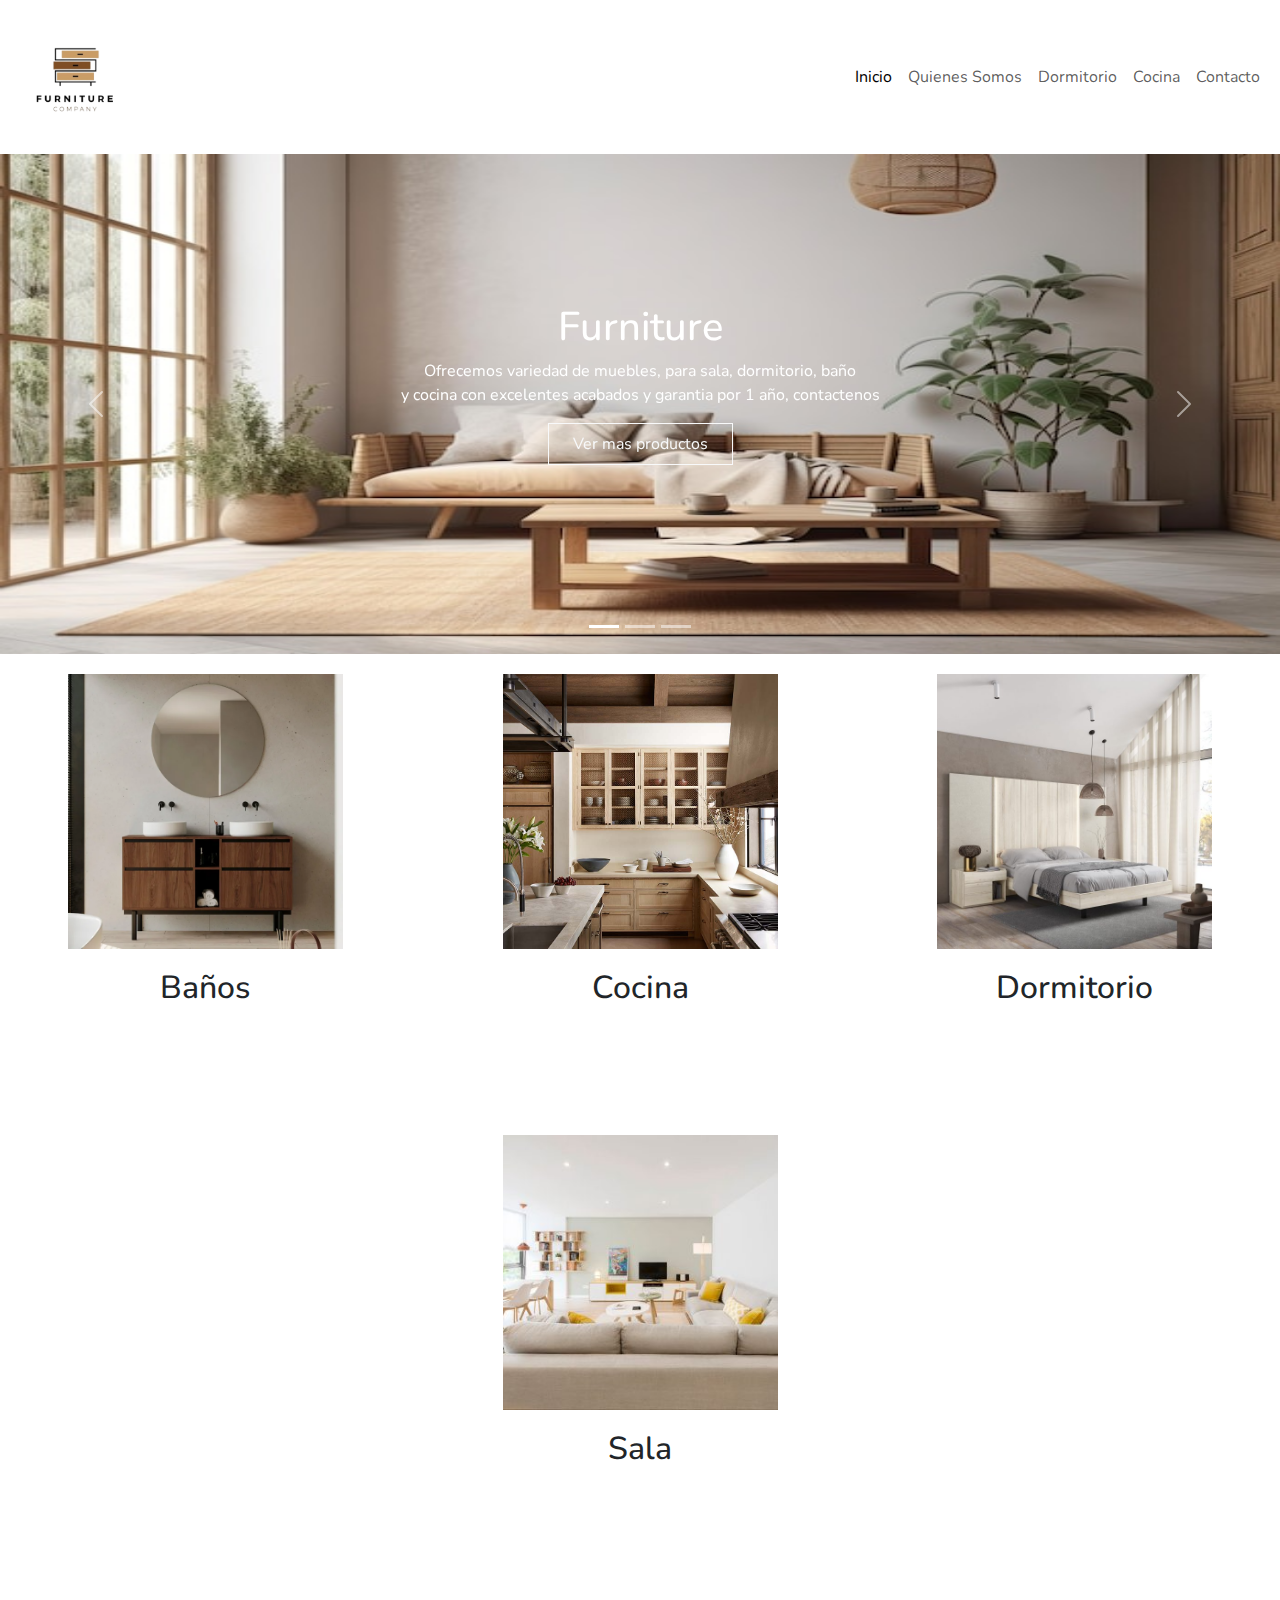
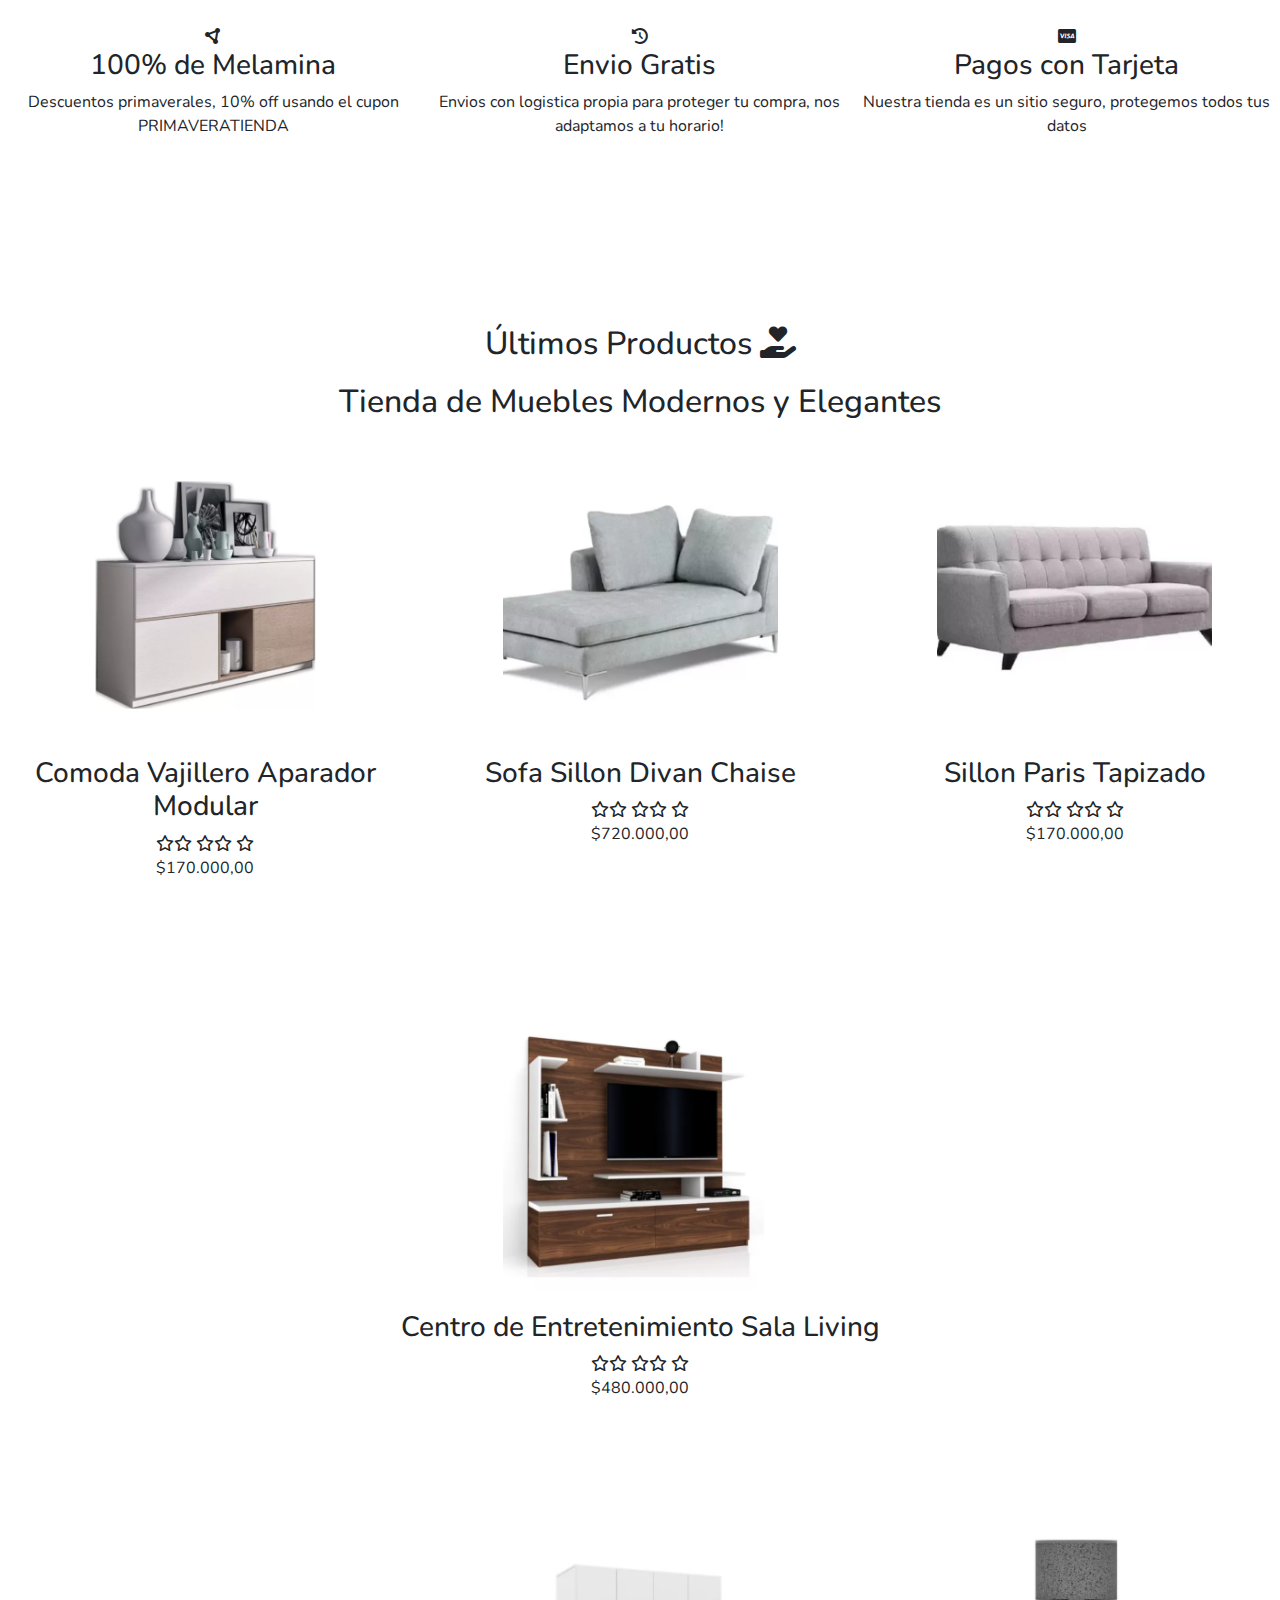
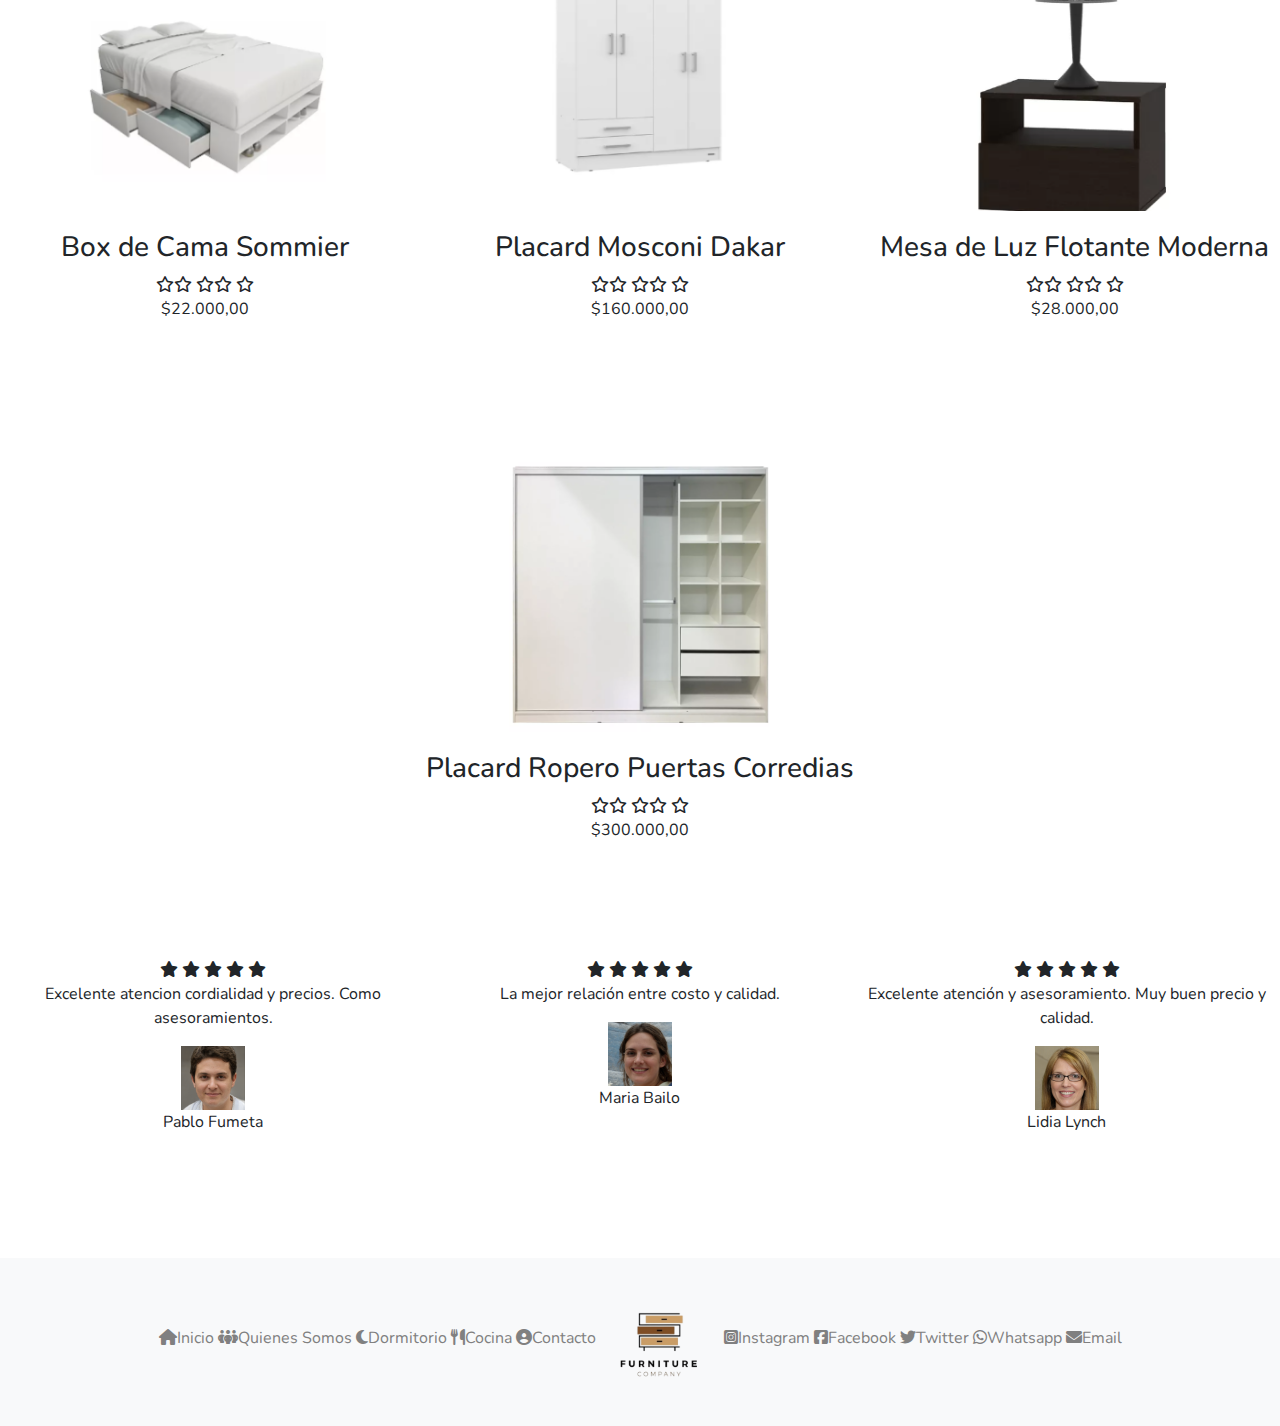
<file: index.html>
<!DOCTYPE html>
<html lang="en">
<head>
	<meta charset="UTF-8">
	<meta name="viewport" content="width=device-width, initial-scale=1.0">
	<title>Inicio - Tienda de Muebles</title>
 	<!-- Font Awesome -->
 	<link rel="stylesheet" href="https://cdnjs.cloudflare.com/ajax/libs/font-awesome/6.6.0/css/all.min.css">
 	<!-- Google Fonts -->
 	<link rel="preconnect" href="https://fonts.gstatic.com" crossorigin>
    <link href="https://fonts.googleapis.com/css2?family=Nunito:ital,wght@0,200..1000;1,200..1000&family=Roboto:ital,wght@0,100;0,300;0,400;0,500;0,700;0,900;1,100;1,300;1,400;1,500;1,700;1,900&display=swap" rel="stylesheet">
    <!-- Bootstrap -->
    <link href="https://cdn.jsdelivr.net/npm/bootstrap@5.3.3/dist/css/bootstrap.min.css" rel="stylesheet" integrity="sha384-QWTKZyjpPEjISv5WaRU9OFeRpok6YctnYmDr5pNlyT2bRjXh0JMhjY6hW+ALEwIH" crossorigin="anonymous">
	<!-- Animate.css -->
	<link rel="stylesheet"href="https://cdnjs.cloudflare.com/ajax/libs/animate.css/4.1.1/animate.min.css"/>
	<!-- CSS -->
	<link rel="stylesheet" href="css/estilo.css">
	   <!-- SCSS -->
	   <link rel="stylesheet" href="sass/estilo.scss">

</head>
<body>

		<nav class="navbar navbar-expand-lg bg-body-tertiary-white">
	 	 <div class="container-fluid">
	 	 <a class="navbar-brand" href="index.html"> <img class="logo" src="medios/logo.png" alt="Furniture Company">
		</a>
	   
	    <button class="navbar-toggler" type="button" data-bs-toggle="collapse" data-bs-target="#navbarNavDropdown" aria-controls="navbarNavDropdown" aria-expanded="false" aria-label="Toggle navigation">
     	 <span class="navbar-toggler-icon"></span>
   		 </button>
   		 <div class="collapse navbar-collapse" id="navbarNavDropdown">
    	  <ul class="navbar-nav ms-auto">
        <li class="nav-item">
          <a class="nav-link active" aria-current="page" href="index.html">Inicio</a>
        </li>
        <li class="nav-item">
          <a class="nav-link" href="paginas/quienes-somos.html">Quienes Somos</a>
        </li>
        <li class="nav-item">
          <a class="nav-link" href="paginas/dormitorio.html">Dormitorio</a>
        </li>
        <li class="nav-item">
          <a class="nav-link" href="paginas/cocina.html">Cocina</a>
        </li>
        <li class="nav-item">
          <a class="nav-link" href="paginas/contacto.html">Contacto</a>
        </li>

      </ul>
    </div>
  </div>
</nav>
			
			<!-- Banner -->

			<div id="carouselExampleCaptions" class="carousel slide">
			  <div class="carousel-indicators">
			    <button type="button" data-bs-target="#carouselExampleCaptions" data-bs-slide-to="0" class="active" aria-current="true" aria-label="Slide 1"></button>
			    <button type="button" data-bs-target="#carouselExampleCaptions" data-bs-slide-to="1" aria-label="Slide 2"></button>
			    <button type="button" data-bs-target="#carouselExampleCaptions" data-bs-slide-to="2" aria-label="Slide 3"></button>
			  </div>
			  <div class="carousel-inner">
			    <div class="carousel-item active">
			      <img src="medios/portada.jpg" class="d-block w-100" alt="...">
			      <div class="carousel-caption d-flex flex-column h-100 align-items-center justify-content-center">
			    				
					<h1 class="animate__animated animate__backInLeft">Furniture</h1>
			        <p class="animate__animated animate__backInLeft">Ofrecemos variedad de muebles, para sala, dormitorio, baño <br> y
					cocina con excelentes acabados y garantia por 1 año, contactenos</p>
					<a href="paginas/dormitorio.html" class="btn btn-outline-light rounded-0 py-2 px-4 animate__animated animate__backInLeft">Ver mas productos</a> 
			      </div>
			    </div>
			    <div class="carousel-item">
			      <img src="medios/nosotros.png" class="d-block w-100" alt="...">
			      <div class="carousel-caption d-flex flex-column h-100 align-items-center justify-content-center">
			        <h1 class="animate__animated animate__backInLeft">Tienda de Muebles</h1>
			        <p class="animate__animated animate__backInLeft">Ofrecemos variedad de muebles, para sala, dormitorio, baño <br> y
				cocina con excelentes acabados y garantia por 1 año, contactenos</p>
				<a href="paginas/dormitorio.html" class="btn btn-outline-light rounded-0 py-2 px-4 animate__animated animate__backInLeft">Ver mas productos</a> 
			      </div>
			    </div>
			    <div class="carousel-item">
			      <img src="medios/muebles-dormitorio.png" class="d-block w-100" alt="...">
			      <div class="carousel-caption d-flex flex-column h-100 align-items-center justify-content-center">
			        <h1 class="animate__animated animate__backInLeft">Modernos y Elegantes</h1>
			        <p class="animate__animated animate__backInLeft">Ofrecemos variedad de muebles, para sala, dormitorio, baño <br> y
							cocina con excelentes acabados y garantia por 1 año, contactenos</p>
				<a href="paginas/dormitorio.html" class="btn btn-outline-light rounded-0 py-2 px-4 animate__animated animate__backInLeft">Ver mas productos</a> 
			      </div>
			    </div>
			  </div>
			  <button class="carousel-control-prev" type="button" data-bs-target="#carouselExampleCaptions" data-bs-slide="prev">
			    <span class="carousel-control-prev-icon" aria-hidden="true"></span>
			    <span class="visually-hidden">Previous</span>
			  </button>
			  <button class="carousel-control-next" type="button" data-bs-target="#carouselExampleCaptions" data-bs-slide="next">
			    <span class="carousel-control-next-icon" aria-hidden="true"></span>
			    <span class="visually-hidden">Next</span>
			  </button>
			</div>

			


		<!-- Categorias -->

		<section class="row mb-5">

			<div class="col">
				
				<img src="medios/baños.png" alt="Baños">
				<h2 class="encabezado-categoria">Baños</h2>

			</div>

			<div class="col">
				
				<img src="medios/cocina.png" alt="Cocina">
				<h2 class="encabezado-categoria">Cocina</h2>

			</div>

			<div class="col">
				
				<img src="medios/dormitorio.png" alt="Dormitorio">
				<h2 class="encabezado-categoria">Dormitorio</h2>

			</div>

			<div class="col">
				
				<img src="medios/sala.png" alt="Sala">
				<h2 class="encabezado-categoria">Sala</h2>

			</div>
		</section>

		<!-- Seccion Iconos -->


			<section class="seccion-iconos mt-5">

				<div class="iconos">

					<i class="fa-solid fa-circle-nodes"></i>
					<h3 class="titulos-iconos">100% de Melamina</h3>
					<p class="parrafo-iconos">Descuentos primaverales, 10% off usando el cupon <br> PRIMAVERATIENDA</p>

				</div>

				<div class="iconos">

					<i class="fa-solid fa-clock-rotate-left"></i>
					<h3 class="titulos-iconos">Envio Gratis</h3>
					<p class="parrafo-iconos">Envios con logistica propia para proteger tu compra, nos adaptamos a tu horario!</p>

				</div>

				<div class="iconos">

					<i class="fa-brands fa-cc-visa"></i>
					<h3 class="titulos-iconos">Pagos con Tarjeta</h3>
					<p class="parrafo-iconos">Nuestra tienda es un sitio seguro, protegemos todos tus datos</p>

				</div>

			</section>

			

			<!-- Seccion productos -->

			<h2 class="encabezado-productos">Últimos Productos <i class="fa-solid fa-hand-holding-heart"></i></h2>
			<h2 class="encabezado-productos">Tienda de Muebles Modernos y Elegantes </h2>
		
		<section class="row">

			

			<div class="col">

				<img src="medios/comoda.png" alt="Comoda">
				<h3 class="titulos-productos">Comoda Vajillero Aparador Modular</h3>
				<i class="fa-regular fa-star"></i><i class="fa-regular fa-star"></i>
				<i class="fa-regular fa-star"></i><i class="fa-regular fa-star"></i>
				<i class="fa-regular fa-star"></i><p>$170.000,00</p>

			</div>


			<div class="col">

				<img src="medios/sofa.png" alt="Sofa">
				<h3 class="titulos-productos">Sofa Sillon Divan Chaise</h3>
				<i class="fa-regular fa-star"></i><i class="fa-regular fa-star"></i>
				<i class="fa-regular fa-star"></i><i class="fa-regular fa-star"></i>
				<i class="fa-regular fa-star"></i><p>$720.000,00</p>

			</div>

			<div class="col">

				<img src="medios/sillon.png" alt="Sillon">
				<h3 class="titulos-productos">Sillon Paris Tapizado</h3>
				<i class="fa-regular fa-star"></i><i class="fa-regular fa-star"></i>
				<i class="fa-regular fa-star"></i><i class="fa-regular fa-star"></i>
				<i class="fa-regular fa-star"></i><p>$170.000,00</p>

			</div>

			<div class="col">

				<img src="medios/centro.png" alt="Centro de Living">
				<h3 class="titulos-productos">Centro de Entretenimiento Sala Living</h3>
				<i class="fa-regular fa-star"></i><i class="fa-regular fa-star"></i>
				<i class="fa-regular fa-star"></i><i class="fa-regular fa-star"></i>
				<i class="fa-regular fa-star"></i><p>$480.000,00</p>

			</div>


		</section>

		<section class="row">

			<div class="col">

				<img src="medios/box-de-cama.png" alt="Box de Cama Sommier">
				<h3 class="titulos-productos">Box de Cama Sommier</h3>
				<i class="fa-regular fa-star"></i><i class="fa-regular fa-star"></i>
				<i class="fa-regular fa-star"></i><i class="fa-regular fa-star"></i>
				<i class="fa-regular fa-star"></i><p>$22.000,00</p>

			</div>

			<div class="col">

				<img src="medios/placard.png" alt="Placard">
				<h3 class="titulos-productos">Placard Mosconi Dakar</h3>
				<i class="fa-regular fa-star"></i><i class="fa-regular fa-star"></i>
				<i class="fa-regular fa-star"></i><i class="fa-regular fa-star"></i>
				<i class="fa-regular fa-star"></i><p>$160.000,00</p>

			</div>

			<div class="col">

				<img src="medios/mesa-de-luz.png" alt="Mesa de Luz">
				<h3 class="titulos-productos">Mesa de Luz Flotante Moderna</h3>
				<i class="fa-regular fa-star"></i><i class="fa-regular fa-star"></i>
				<i class="fa-regular fa-star"></i><i class="fa-regular fa-star"></i>
				<i class="fa-regular fa-star"></i><p>$28.000,00</p>

			</div>


			<div class="col">

				<img src="medios/ropero.png" alt="Ropero">
				<h3 class="titulos-productos">Placard Ropero Puertas Corredias</h3>
				<i class="fa-regular fa-star"></i><i class="fa-regular fa-star"></i>
				<i class="fa-regular fa-star"></i><i class="fa-regular fa-star"></i>
				<i class="fa-regular fa-star"></i><p>$300.000,00</p>

			</div>

		</section>


		<!-- Seccion Testimonios -->



		<section class="testimonios mb-7">



			 <div class="testimonio">
                <i class="fa-solid fa-star"></i> <i class="fa-solid fa-star"></i> <i class="fa-solid fa-star"></i> <i class="fa-solid fa-star"></i> <i class="fa-solid fa-star"></i>
                <p class="parrafo-testimonio">Excelente atencion cordialidad y precios. Como asesoramientos. </p>
                 <div class="testigo">
                	 <img src="medios/3.PNG" alt="">
                 </div>
                 <p class="parrafo-testimonio">Pablo Fumeta</p>

            	</div>


            	<div class="testimonio">
	                <i class="fa-solid fa-star"></i> <i class="fa-solid fa-star"></i> <i class="fa-solid fa-star"></i> <i class="fa-solid fa-star"></i> <i class="fa-solid fa-star"></i>
	                <p class="parrafo-testimonio">La mejor relación entre costo y calidad.</p>
	                 <div class="testigo">
	                 	<img src="medios/2.PNG" alt="">
	                 </div>
	                 <p class="parrafo-testimonio">Maria Bailo</p>

            	</div>

            	<div class="testimonio">
	                <i class="fa-solid fa-star"></i> <i class="fa-solid fa-star"></i> <i class="fa-solid fa-star"></i> <i class="fa-solid fa-star"></i> <i class="fa-solid fa-star"></i>
	                <p class="parrafo-testimonio">Excelente atención y asesoramiento.
						Muy buen precio y calidad.</p>
	                 <div class="testigo">
	                	 <img src="medios/1.png" alt="">
	                 </div>
	                 <p class="parrafo-testimonio">Lidia Lynch</p>

						</div>
				</section>



		<!-- Footer -->

	<footer class="footer mt-7">
		<div class="menu-footer mt-5 ">
			<a href="../index.html"> <i class="fa-solid fa-house"></i>Inicio</a>
			<a href="paginas/quienes-somos.html"> <i class="fa-solid fa-people-group"></i>Quienes Somos</a>
			<a href="paginas/dormitorio.html"><i class="fa-solid fa-moon"></i>Dormitorio</a>
			<a href="paginas/cocina.html"><i class="fa-solid fa-utensils"></i>Cocina</a>
			<a href="paginas/contacto.html"><i class="fa-solid fa-circle-user"></i>Contacto</a>
		</div>

			<div class="logo-footer">
				<img src="medios/logo.png" alt="logo">
			</div>

			<div class="social-footer mt-5">
				<a href="https://www.instagram.com" target="_blank"><i class="fa-brands 
					fa-square-instagram"></i>Instagram</a>
				<a href="https://www.facebook.com" target="_blank"><i class="fa-brands fa-square-facebook"></i>Facebook</a>
				<a href="https://www.x.com" target="_blank"><i class="fa-brands fa-twitter"></i>Twitter</a>
				<a href="https://www.web.whatsapp.com" target="_blank"><i class="fa-brands fa-whatsapp"></i>Whatsapp</a>
				<a href="mailto:antochambroni@hotmail.com" target="_blank"><i class="fa-solid fa-envelope"></i>Email</a>
			</div>
		</footer>

<script src="https://cdn.jsdelivr.net/npm/bootstrap@5.3.3/dist/js/bootstrap.bundle.min.js" integrity="sha384-YvpcrYf0tY3lHB60NNkmXc5s9fDVZLESaAA55NDzOxhy9GkcIdslK1eN7N6jIeHz" crossorigin="anonymous"></script>
</body>
</html>
</file>
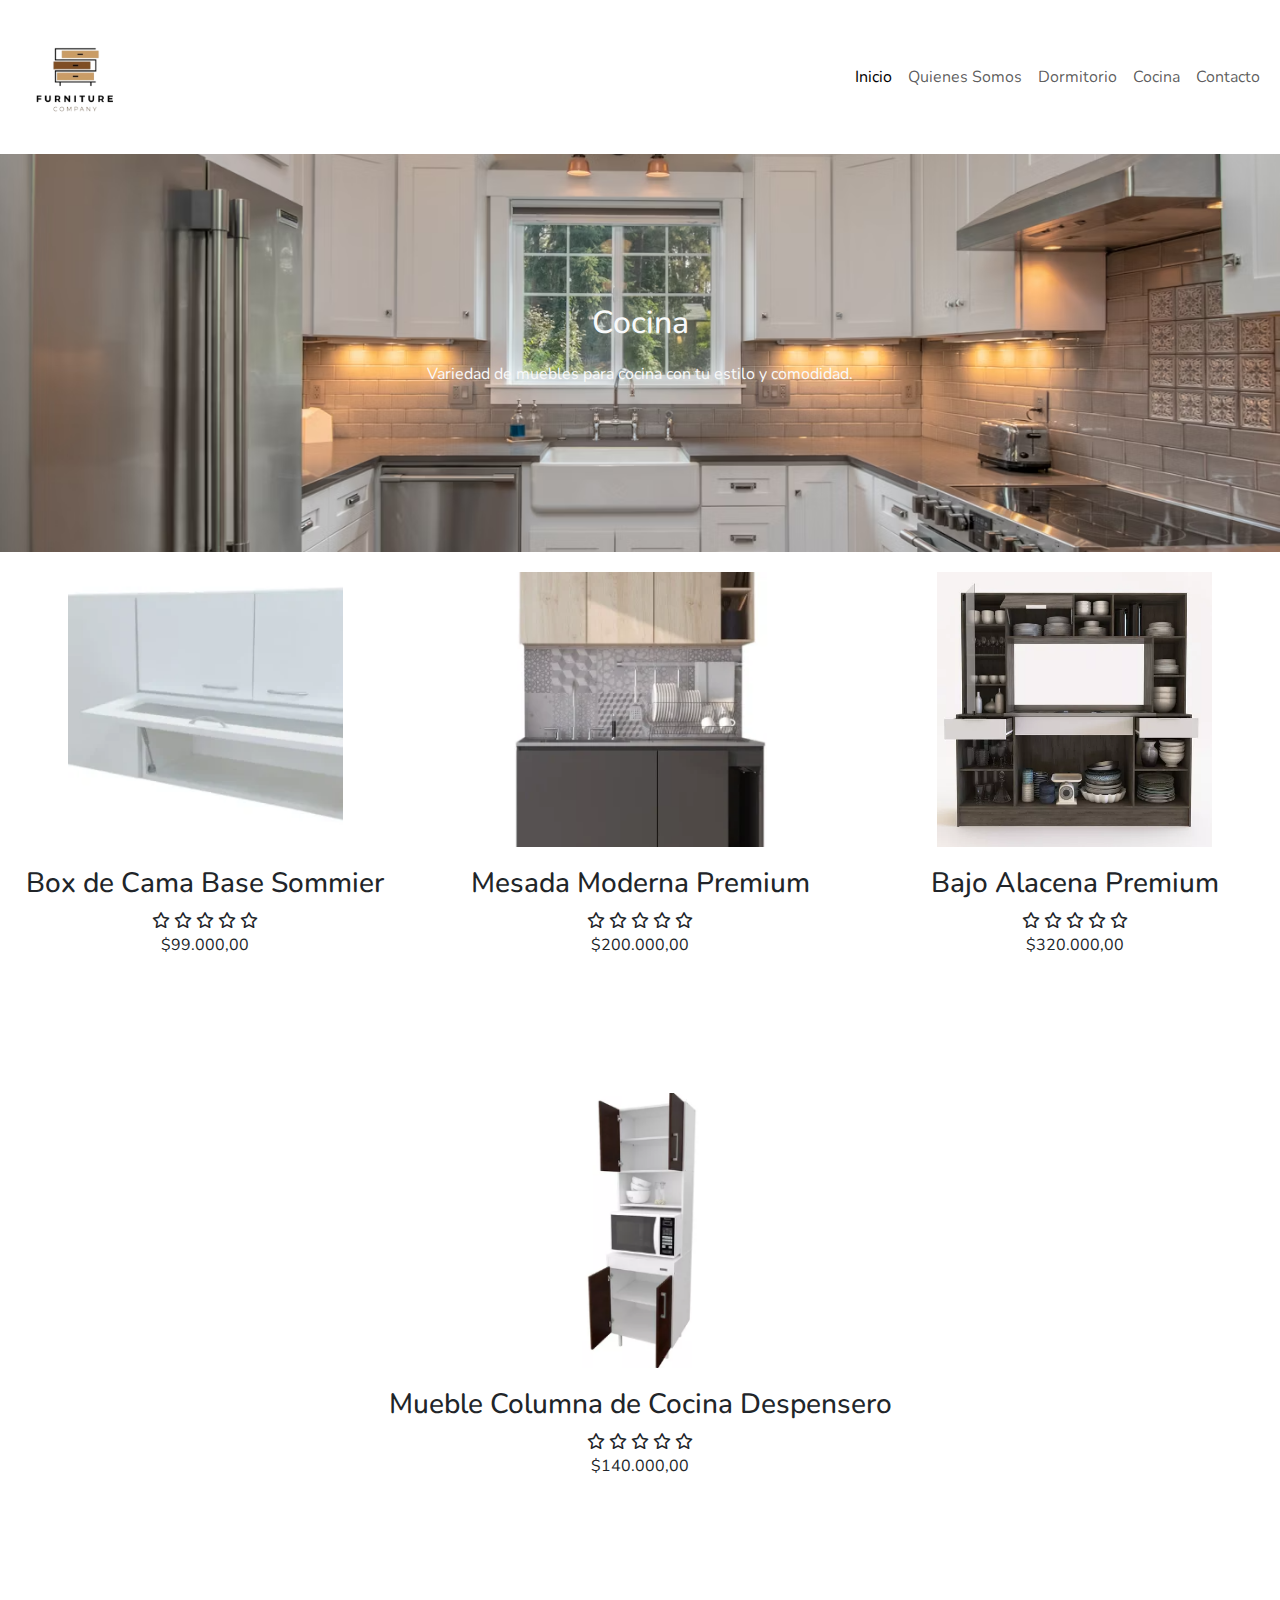
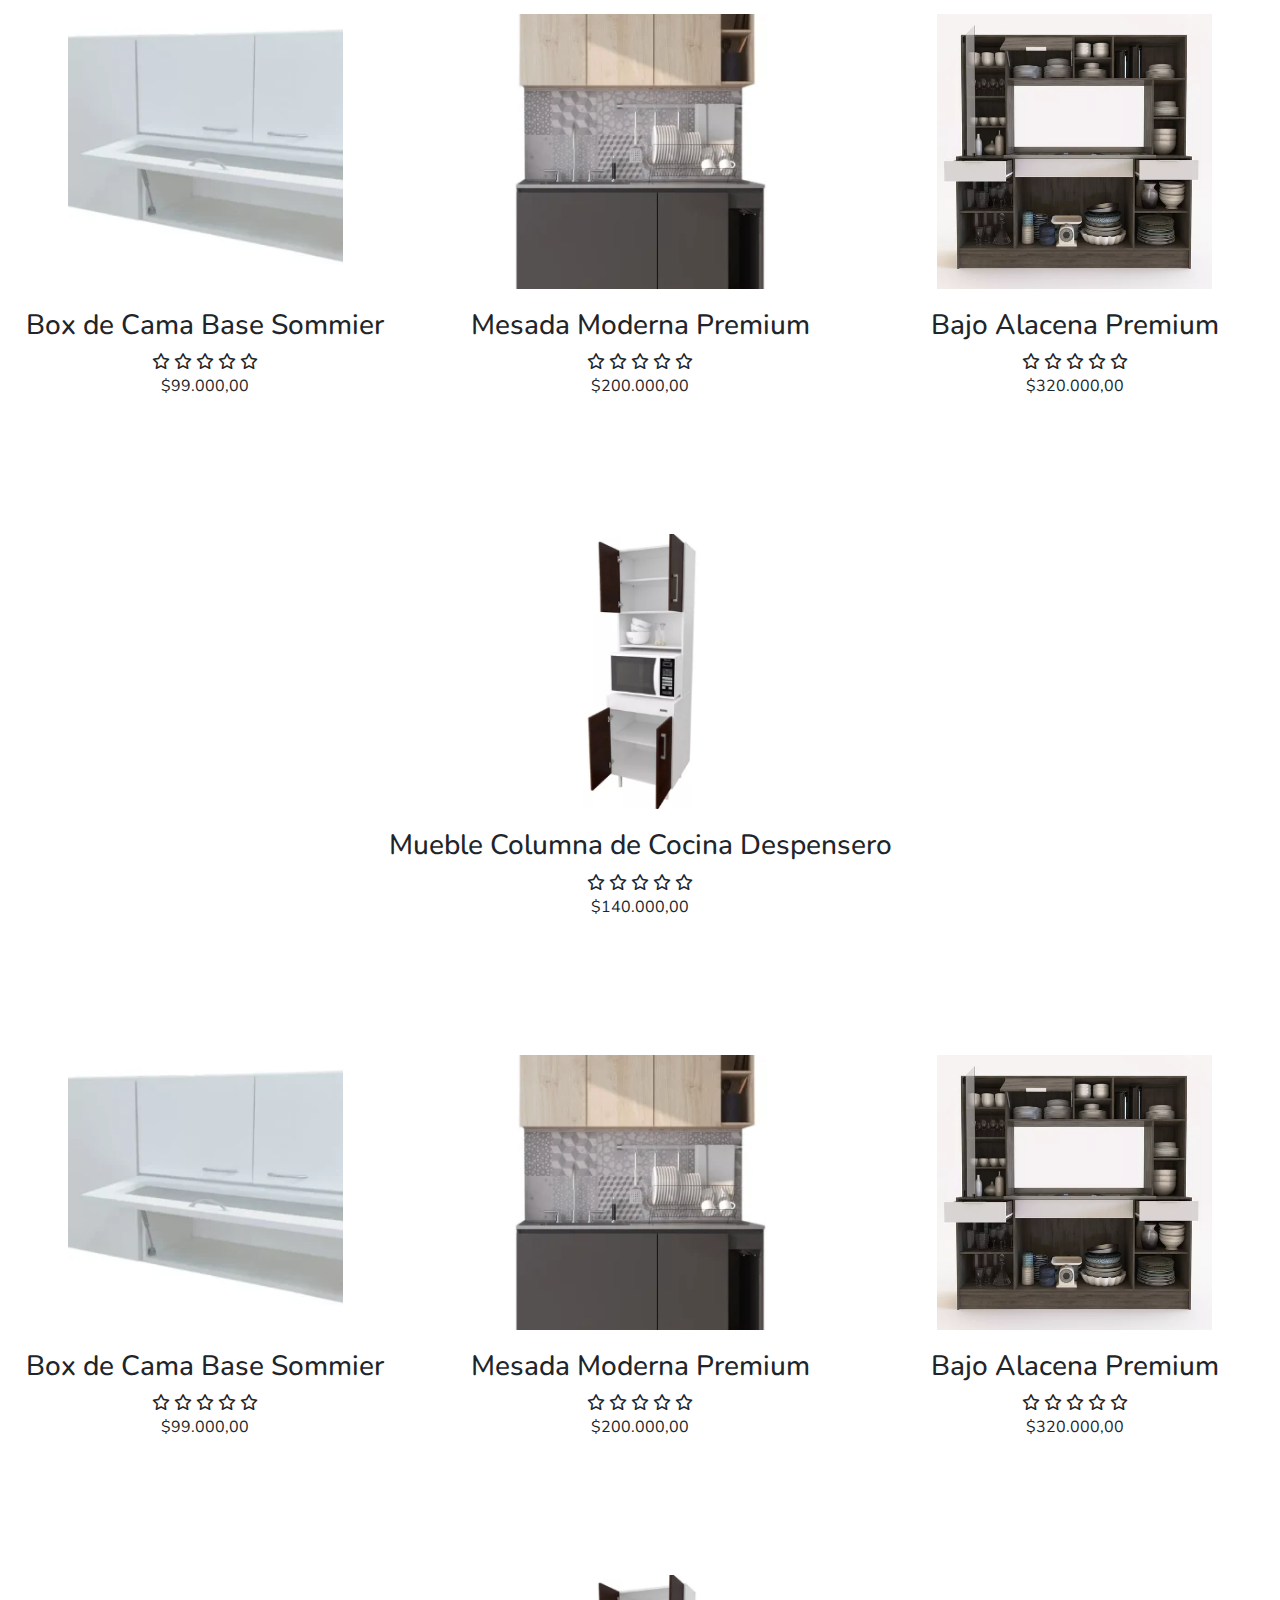
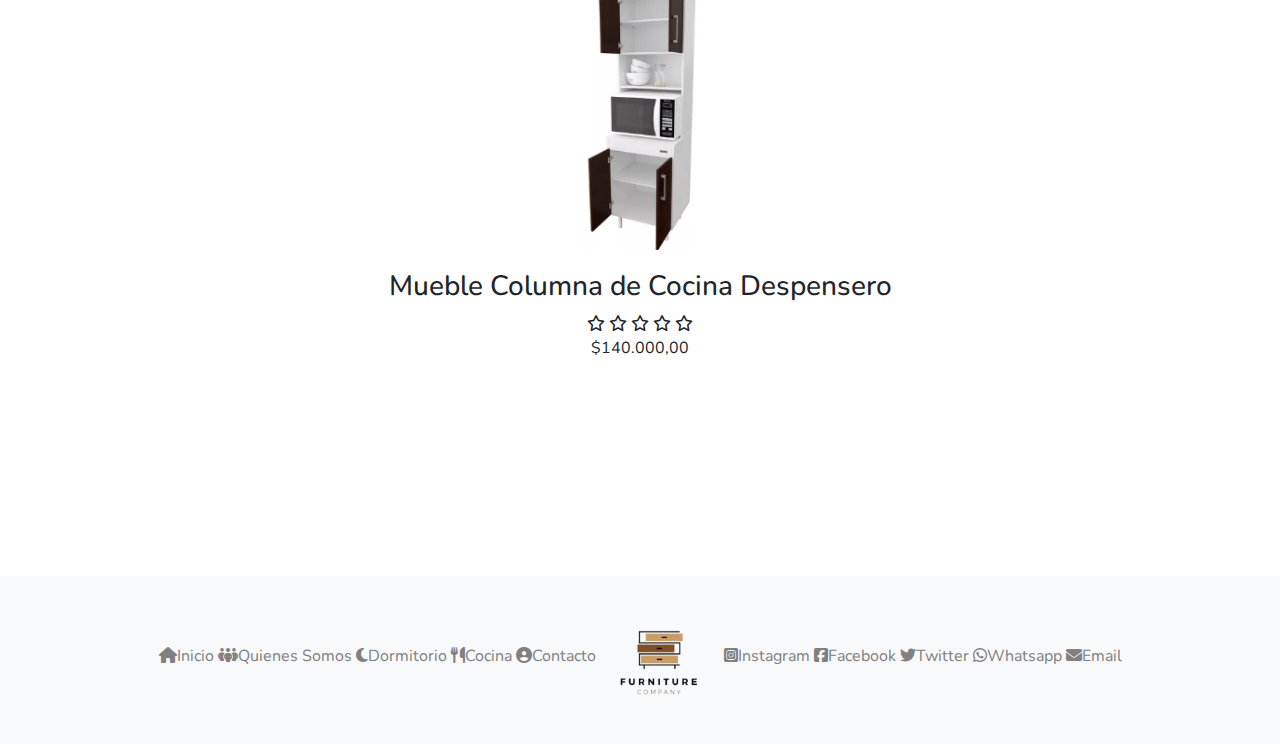
<file: paginas/cocina.html>
<!DOCTYPE html>
<html lang="en">
<head>
	<meta charset="UTF-8">
	<meta name="viewport" content="width=device-width, initial-scale=1.0">
	<title>Inicio - Tienda de Muebles</title>
 	<!-- Font Awesome -->
 	<link rel="stylesheet" href="https://cdnjs.cloudflare.com/ajax/libs/font-awesome/6.6.0/css/all.min.css">
 	<!-- Google Fonts -->
 	<link rel="preconnect" href="https://fonts.gstatic.com" crossorigin>
    <link href="https://fonts.googleapis.com/css2?family=Nunito:ital,wght@0,200..1000;1,200..1000&family=Roboto:ital,wght@0,100;0,300;0,400;0,500;0,700;0,900;1,100;1,300;1,400;1,500;1,700;1,900&display=swap" rel="stylesheet">
    <!-- Bootstrap -->
     <link href="https://cdn.jsdelivr.net/npm/bootstrap@5.3.3/dist/css/bootstrap.min.css" rel="stylesheet" integrity="sha384-QWTKZyjpPEjISv5WaRU9OFeRpok6YctnYmDr5pNlyT2bRjXh0JMhjY6hW+ALEwIH" crossorigin="anonymous">
    <!-- Animate.css -->
	<link rel="stylesheet"href="https://cdnjs.cloudflare.com/ajax/libs/animate.css/4.1.1/animate.min.css"/>
     <!-- CSS -->
	<link rel="stylesheet" href="../css/estilo.css">
       <!-- SCSS -->
	   <link rel="stylesheet" href="../sass/estilo.scss">
</head>
<body>
   
    <nav class="navbar navbar-expand-lg bg-body-tertiary-white">
		<div class="container-fluid">
		<a class="navbar-brand" href="../index.html"> <img class="logo" src="../medios/logo.png" alt="Furniture Company">
	  </a>
	 
	  <button class="navbar-toggler" type="button" data-bs-toggle="collapse" data-bs-target="#navbarNavDropdown" aria-controls="navbarNavDropdown" aria-expanded="false" aria-label="Toggle navigation">
		<span class="navbar-toggler-icon"></span>
		  </button>
		  <div class="collapse navbar-collapse" id="navbarNavDropdown">
		<ul class="navbar-nav ms-auto">
	  <li class="nav-item">
		<a class="nav-link active" aria-current="page" href="../index.html">Inicio</a>
	  </li>
	  <li class="nav-item">
		<a class="nav-link" href="quienes-somos.html">Quienes Somos</a>
	  </li>
	  <li class="nav-item">
		<a class="nav-link" href="dormitorio.html">Dormitorio</a>
	  </li>
	  <li class="nav-item">
		<a class="nav-link" href="cocina.html">Cocina</a>
	  </li>
	  <li class="nav-item">
		<a class="nav-link" href="contacto.html">Contacto</a>
	  </li>

	</ul>
  </div>
</div>
</nav>
		
         <section class="banner-cocina">

            <div class="contenido-banner">

            <h2 class="encabezado-banner animate__animated animate__backInLeft">Cocina</h2>
            <p class="descripcion-banner animate__animated animate__backInLeft">Variedad de muebles para cocina con tu estilo y comodidad.</p>
            </div>

           </section> 

           <!-- seccion productos 1-->


           <section class="row">

        
            <div class="col">
                <img src="../medios/alacena-melamina.png" alt="Alacena Melamina" class="cocina">
                <h3>Box de Cama Base Sommier</h3>
                <i class="fa-regular fa-star"></i> <i class="fa-regular fa-star"></i> <i class="fa-regular fa-star"></i> <i class="fa-regular fa-star"></i> <i class="fa-regular fa-star"></i>
                <p>$99.000,00</p>
            </div>

            <div class="col">
                <img src="../medios/mesada-premium.png" alt="Mesada Premium" class="cocina">
                <h3>Mesada Moderna Premium</h3>
                <i class="fa-regular fa-star"></i> <i class="fa-regular fa-star"></i> <i class="fa-regular fa-star"></i> <i class="fa-regular fa-star"></i> <i class="fa-regular fa-star"></i>
                <p>$200.000,00</p>
            </div>

            <div class="col">
                <img src="../medios/alacena-premium.png" alt="Alacena Premium" class="cocina">
                <h3>Bajo Alacena Premium</h3>
                <i class="fa-regular fa-star"></i> <i class="fa-regular fa-star"></i> <i class="fa-regular fa-star"></i> <i class="fa-regular fa-star"></i> <i class="fa-regular fa-star"></i>
                <p>$320.000,00</p>
            </div>

            <div class="col">
                <img src="../medios/despensero.png" alt="Despensero" class="cocina">
                <h3>Mueble Columna de Cocina Despensero</h3>
                <i class="fa-regular fa-star"></i> <i class="fa-regular fa-star"></i> <i class="fa-regular fa-star"></i> <i class="fa-regular fa-star"></i> <i class="fa-regular fa-star"></i>
                <p>$140.000,00</p>                
            </div>
        </section>

        <!-- seccion productos-2 -->

        <section class="row">

        
            <div class="col">
                <img src="../medios/alacena-melamina.png" alt="Alacena Melamina" class="cocina">
                <h3>Box de Cama Base Sommier</h3>
                <i class="fa-regular fa-star"></i> <i class="fa-regular fa-star"></i> <i class="fa-regular fa-star"></i> <i class="fa-regular fa-star"></i> <i class="fa-regular fa-star"></i>
                <p>$99.000,00</p>
            </div>

            <div class="col">
                <img src="../medios/mesada-premium.png" alt="Mesada Premium" class="cocina">
                <h3>Mesada Moderna Premium</h3>
                <i class="fa-regular fa-star"></i> <i class="fa-regular fa-star"></i> <i class="fa-regular fa-star"></i> <i class="fa-regular fa-star"></i> <i class="fa-regular fa-star"></i>
                <p>$200.000,00</p>
            </div>

            <div class="col">
                <img src="../medios/alacena-premium.png" alt="Alacena Premium" class="cocina">
                <h3>Bajo Alacena Premium</h3>
                <i class="fa-regular fa-star"></i> <i class="fa-regular fa-star"></i> <i class="fa-regular fa-star"></i> <i class="fa-regular fa-star"></i> <i class="fa-regular fa-star"></i>
                <p>$320.000,00</p>
            </div>

            <div class="col">
                <img src="../medios/despensero.png" alt="Despensero" class="cocina">
                <h3>Mueble Columna de Cocina Despensero</h3>
                <i class="fa-regular fa-star"></i> <i class="fa-regular fa-star"></i> <i class="fa-regular fa-star"></i> <i class="fa-regular fa-star"></i> <i class="fa-regular fa-star"></i>
                <p>$140.000,00</p>                
            </div>
        </section>

        <!-- seccion productos 3 -->

        <section class="row">

        
            <div class="col">
                <img src="../medios/alacena-melamina.png" alt="Alacena Melamina" class="cocina">
                <h3>Box de Cama Base Sommier</h3>
                <i class="fa-regular fa-star"></i> <i class="fa-regular fa-star"></i> <i class="fa-regular fa-star"></i> <i class="fa-regular fa-star"></i> <i class="fa-regular fa-star"></i>
                <p>$99.000,00</p>
            </div>

            <div class="col">
                <img src="../medios/mesada-premium.png" alt="Mesada Premium" class="cocina">
                <h3>Mesada Moderna Premium</h3>
                <i class="fa-regular fa-star"></i> <i class="fa-regular fa-star"></i> <i class="fa-regular fa-star"></i> <i class="fa-regular fa-star"></i> <i class="fa-regular fa-star"></i>
                <p>$200.000,00</p>
            </div>

            <div class="col">
                <img src="../medios/alacena-premium.png" alt="Alacena Premium" class="cocina">
                <h3>Bajo Alacena Premium</h3>
                <i class="fa-regular fa-star"></i> <i class="fa-regular fa-star"></i> <i class="fa-regular fa-star"></i> <i class="fa-regular fa-star"></i> <i class="fa-regular fa-star"></i>
                <p>$320.000,00</p>
            </div>

            <div class="col">
                <img src="../medios/despensero.png" alt="Despensero" class="cocina">
                <h3>Mueble Columna de Cocina Despensero</h3>
                <i class="fa-regular fa-star"></i> <i class="fa-regular fa-star"></i> <i class="fa-regular fa-star"></i> <i class="fa-regular fa-star"></i> <i class="fa-regular fa-star"></i>
                <p>$140.000,00</p>                
            </div>
        </section>

	

		<!-- Footer -->

		<footer class="footer mt-7">
		<div class="menu-footer mt-5 ">
			<a href="index.html"> <i class="fa-solid fa-house"></i>Inicio</a>
			<a href="quienes-somos.html"> <i class="fa-solid fa-people-group"></i>Quienes Somos</a>
			<a href="dormitorio.html"><i class="fa-solid fa-moon"></i>Dormitorio</a>
			<a href="cocina.html"><i class="fa-solid fa-utensils"></i>Cocina</a>
			<a href="contacto.html"><i class="fa-solid fa-circle-user"></i>Contacto</a>
		</div>

			<div class="logo-footer">
				<img src="../medios/logo.png" alt="logo">
			</div>

			<div class="social-footer mt-5">
				<a href="https://www.instagram.com" target="_blank"><i class="fa-brands 
					fa-square-instagram"></i>Instagram</a>
				<a href="https://www.facebook.com" target="_blank"><i class="fa-brands fa-square-facebook"></i>Facebook</a>
				<a href="https://www.x.com" target="_blank"><i class="fa-brands fa-twitter"></i>Twitter</a>
				<a href="https://www.web.whatsapp.com" target="_blank"><i class="fa-brands fa-whatsapp"></i>Whatsapp</a>
				<a href="mailto:antochambroni@hotmail.com" target="_blank"><i class="fa-solid fa-envelope"></i>Email</a>
			</div>
		</footer>

<script src="https://cdn.jsdelivr.net/npm/bootstrap@5.3.3/dist/js/bootstrap.bundle.min.js" integrity="sha384-YvpcrYf0tY3lHB60NNkmXc5s9fDVZLESaAA55NDzOxhy9GkcIdslK1eN7N6jIeHz" crossorigin="anonymous"></script>
</body>
</html>
</file>
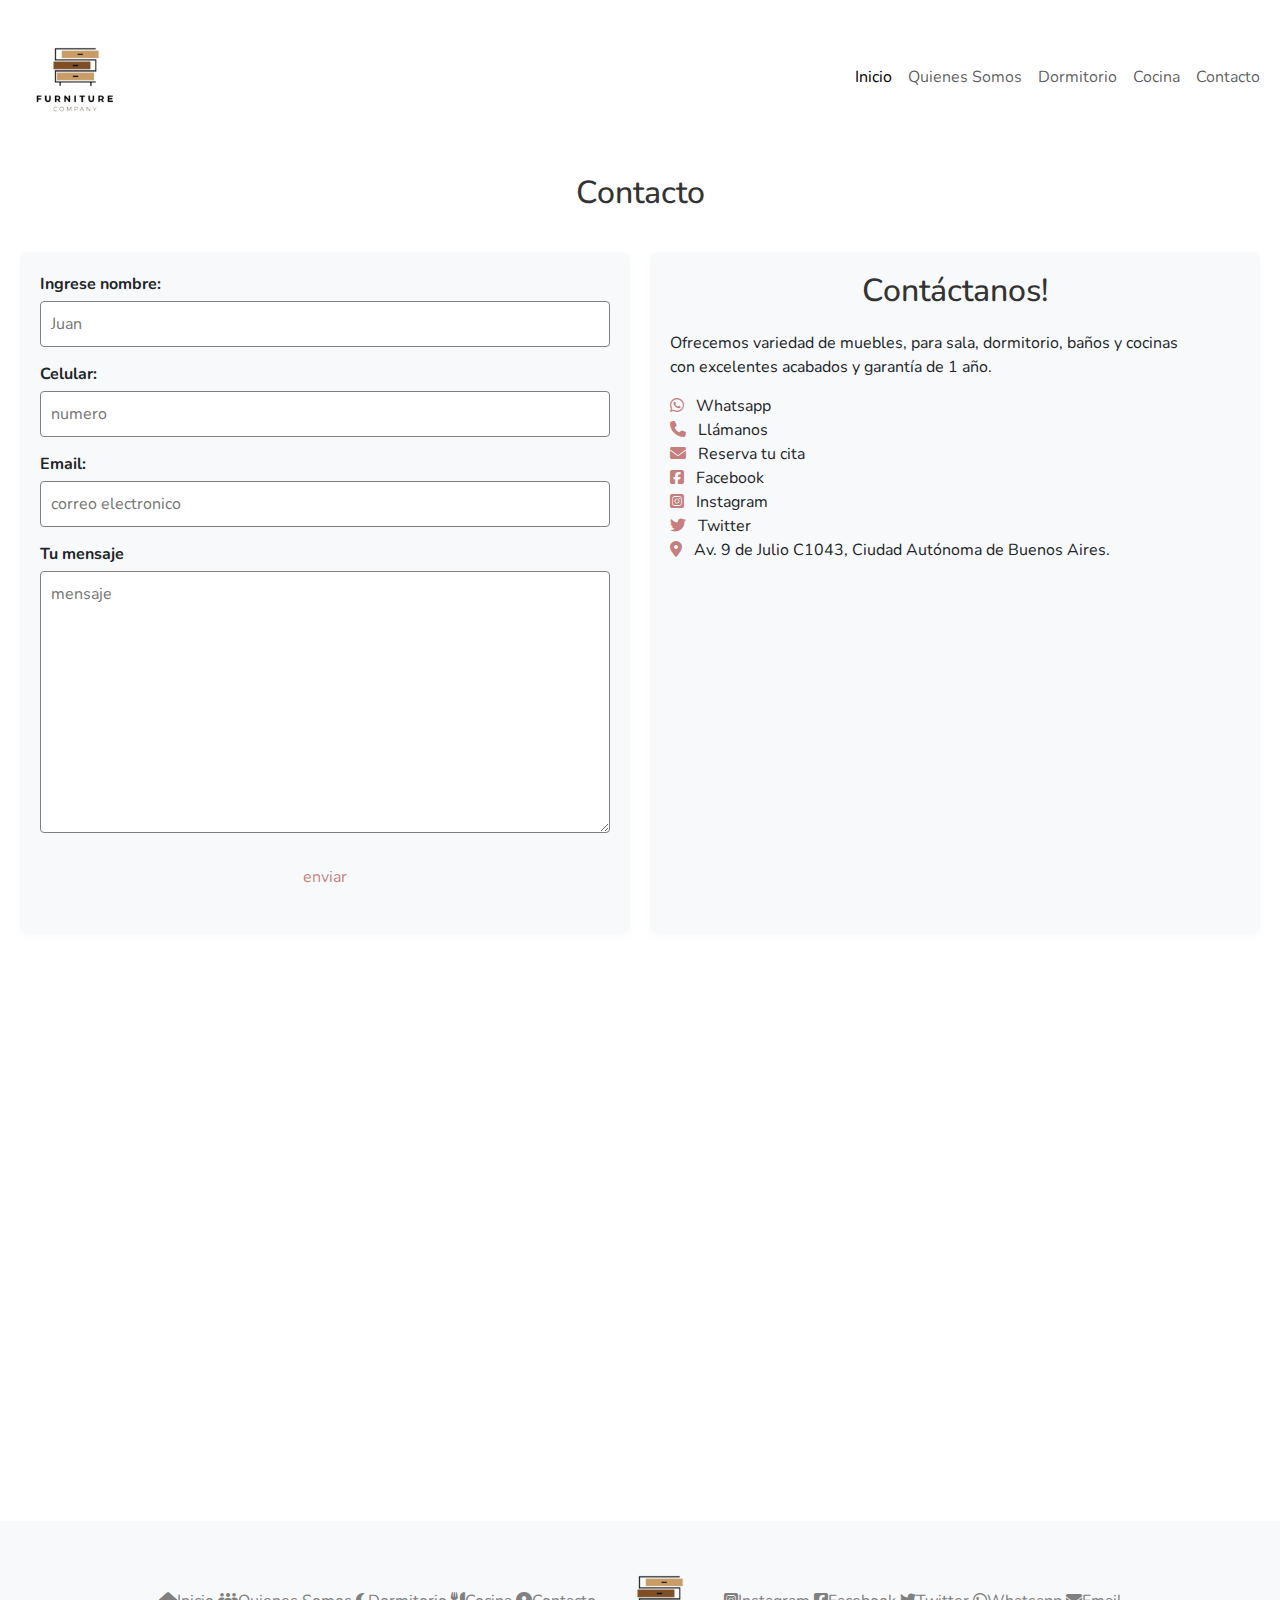
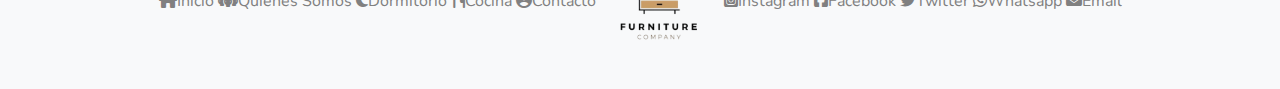
<file: paginas/contacto.html>
<!DOCTYPE html>
<html lang="en">
<head>
	<meta charset="UTF-8">
	<meta name="viewport" content="width=device-width, initial-scale=1.0">
	<title>Inicio - Tienda de Muebles</title>
 	<!-- Font Awesome -->
 	<link rel="stylesheet" href="https://cdnjs.cloudflare.com/ajax/libs/font-awesome/6.6.0/css/all.min.css">
 	<!-- Google Fonts -->
 	<link rel="preconnect" href="https://fonts.gstatic.com" crossorigin>
    <link href="https://fonts.googleapis.com/css2?family=Nunito:ital,wght@0,200..1000;1,200..1000&family=Roboto:ital,wght@0,100;0,300;0,400;0,500;0,700;0,900;1,100;1,300;1,400;1,500;1,700;1,900&display=swap" rel="stylesheet">
    <!-- Bootstrap -->
     <link href="https://cdn.jsdelivr.net/npm/bootstrap@5.3.3/dist/css/bootstrap.min.css" rel="stylesheet" integrity="sha384-QWTKZyjpPEjISv5WaRU9OFeRpok6YctnYmDr5pNlyT2bRjXh0JMhjY6hW+ALEwIH" crossorigin="anonymous">
	 <!-- Animate.css -->
	<link rel="stylesheet"href="https://cdnjs.cloudflare.com/ajax/libs/animate.css/4.1.1/animate.min.css"/>
	 <!-- CSS -->
	<link rel="stylesheet" href="../css/estilo.css">
	    <!-- SCSS -->
		<link rel="stylesheet" href="../sass/estilo.scss">

	</head>
<body>

	<nav class="navbar navbar-expand-lg bg-body-tertiary-white">
		<div class="container-fluid">
		<a class="navbar-brand" href="../index.html"> <img class="logo" src="../medios/logo.png" alt="Furniture Company">
	  </a>
	 
	  <button class="navbar-toggler" type="button" data-bs-toggle="collapse" data-bs-target="#navbarNavDropdown" aria-controls="navbarNavDropdown" aria-expanded="false" aria-label="Toggle navigation">
		<span class="navbar-toggler-icon"></span>
		  </button>
		  <div class="collapse navbar-collapse" id="navbarNavDropdown">
		<ul class="navbar-nav ms-auto">
	  <li class="nav-item">
		<a class="nav-link active" aria-current="page" href="../index.html">Inicio</a>
	  </li>
	  <li class="nav-item">
		<a class="nav-link" href="quienes-somos.html">Quienes Somos</a>
	  </li>
	  <li class="nav-item">
		<a class="nav-link" href="dormitorio.html">Dormitorio</a>
	  </li>
	  <li class="nav-item">
		<a class="nav-link" href="cocina.html">Cocina</a>
	  </li>
	  <li class="nav-item">
		<a class="nav-link" href="contacto.html">Contacto</a>
	  </li>

	</ul>
  </div>
</div>
</nav>
		<!-- Contacto -->
	<section class="contacto">
	    <h2 class="encabezado-contacto animate__animated animate__backInLeft">Contacto</h2>

	    <div class="formulario-entrada">
	        <form action="action.php">
	            <label for="nombre">Ingrese nombre:</label>
	            <input type="text" name="nombre" placeholder="Juan" required id="nombre">

	            <label for="telefono">Celular:</label>
	            <input type="text" name="telefono" placeholder="numero" required id="telefono">

	            <label for="email">Email:</label>
	            <input type="email" name="email" placeholder="correo electronico" required id="email">

	            <label for="mensaje">Tu mensaje</label>
	            <textarea name="mensaje" cols="30" rows="10" placeholder="mensaje" required id="mensaje"></textarea>

	            <input type="button" name="enviar" value="enviar" class="button">
	        </form>
	    </div>

	    <div class="redes-sociales-contacto">
	        <h2 class="encabezado-redes">Contáctanos!</h2>
	        <p class="descripcion">Ofrecemos variedad de muebles, para sala, dormitorio, baños y cocinas <br> con excelentes acabados y garantía de 1 año.</p>

	        <p class="redes">
	            <i class="fa-brands fa-whatsapp"></i> Whatsapp <br>
	            <i class="fa-solid fa-phone"></i> Llámanos <br>
	            <i class="fa-solid fa-envelope"></i> Reserva tu cita <br>
	            <i class="fa-brands fa-square-facebook"></i> Facebook <br>
	            <i class="fa-brands fa-square-instagram"></i> Instagram <br>
	            <i class="fa-brands fa-twitter"></i> Twitter <br>
	            <i class="fa-solid fa-location-dot"></i> Av. 9 de Julio C1043, Ciudad Autónoma de Buenos Aires.
	        </p>
	    </div>

	    <!-- Sección de Google Maps -->
	    <div class="google-maps">
	        <iframe 
	            src="https://www.google.com/maps/embed?pb=!1m18!1m12!1m3!1d3153.164691093953!2d-58.37612548531443!3d-34.615451080459354!2m3!1f0!2f0!3f0!3m2!1i1024!2i768!4f13.1!3m3!1m2!1s0x95bccab3a150e121%3A0xa1dca6fc7f29aa8!2sAv.%209%20de%20Julio%2C%20C1043%20CABA%2C%20Argentina!5e0!3m2!1ses-419!2sus!4v1692656480014!5m2!1ses-419!2sus" 
	            width="100" 
	            height="400" 
	            style="border:0;" 
	            allowfullscreen="" 
	            loading="lazy">
	        </iframe>
	    </div>
	</section>



		<!-- Footer -->

		<footer class="footer mt-7">
		<div class="menu-footer mt-5 ">
			<a href="index.html"> <i class="fa-solid fa-house"></i>Inicio</a>
			<a href="quienes-somos.html"> <i class="fa-solid fa-people-group"></i>Quienes Somos</a>
			<a href="dormitorio.html"><i class="fa-solid fa-moon"></i>Dormitorio</a>
			<a href="cocina.html"><i class="fa-solid fa-utensils"></i>Cocina</a>
			<a href="contacto.html"><i class="fa-solid fa-circle-user"></i>Contacto</a>
		</div>

			<div class="logo-footer">
				<img src="../medios/logo.png" alt="logo">
			</div>

			<div class="social-footer mt-5">
				<a href="https://www.instagram.com" target="_blank"><i class="fa-brands 
					fa-square-instagram"></i>Instagram</a>
				<a href="https://www.facebook.com" target="_blank"><i class="fa-brands fa-square-facebook"></i>Facebook</a>
				<a href="https://www.x.com" target="_blank"><i class="fa-brands fa-twitter"></i>Twitter</a>
				<a href="https://www.web.whatsapp.com" target="_blank"><i class="fa-brands fa-whatsapp"></i>Whatsapp</a>
				<a href="mailto:antochambroni@hotmail.com" target="_blank"><i class="fa-solid fa-envelope"></i>Email</a>
			</div>
		</footer>


<script src="https://cdn.jsdelivr.net/npm/bootstrap@5.3.3/dist/js/bootstrap.bundle.min.js" integrity="sha384-YvpcrYf0tY3lHB60NNkmXc5s9fDVZLESaAA55NDzOxhy9GkcIdslK1eN7N6jIeHz" crossorigin="anonymous"></script>
</body>
</html>
</file>
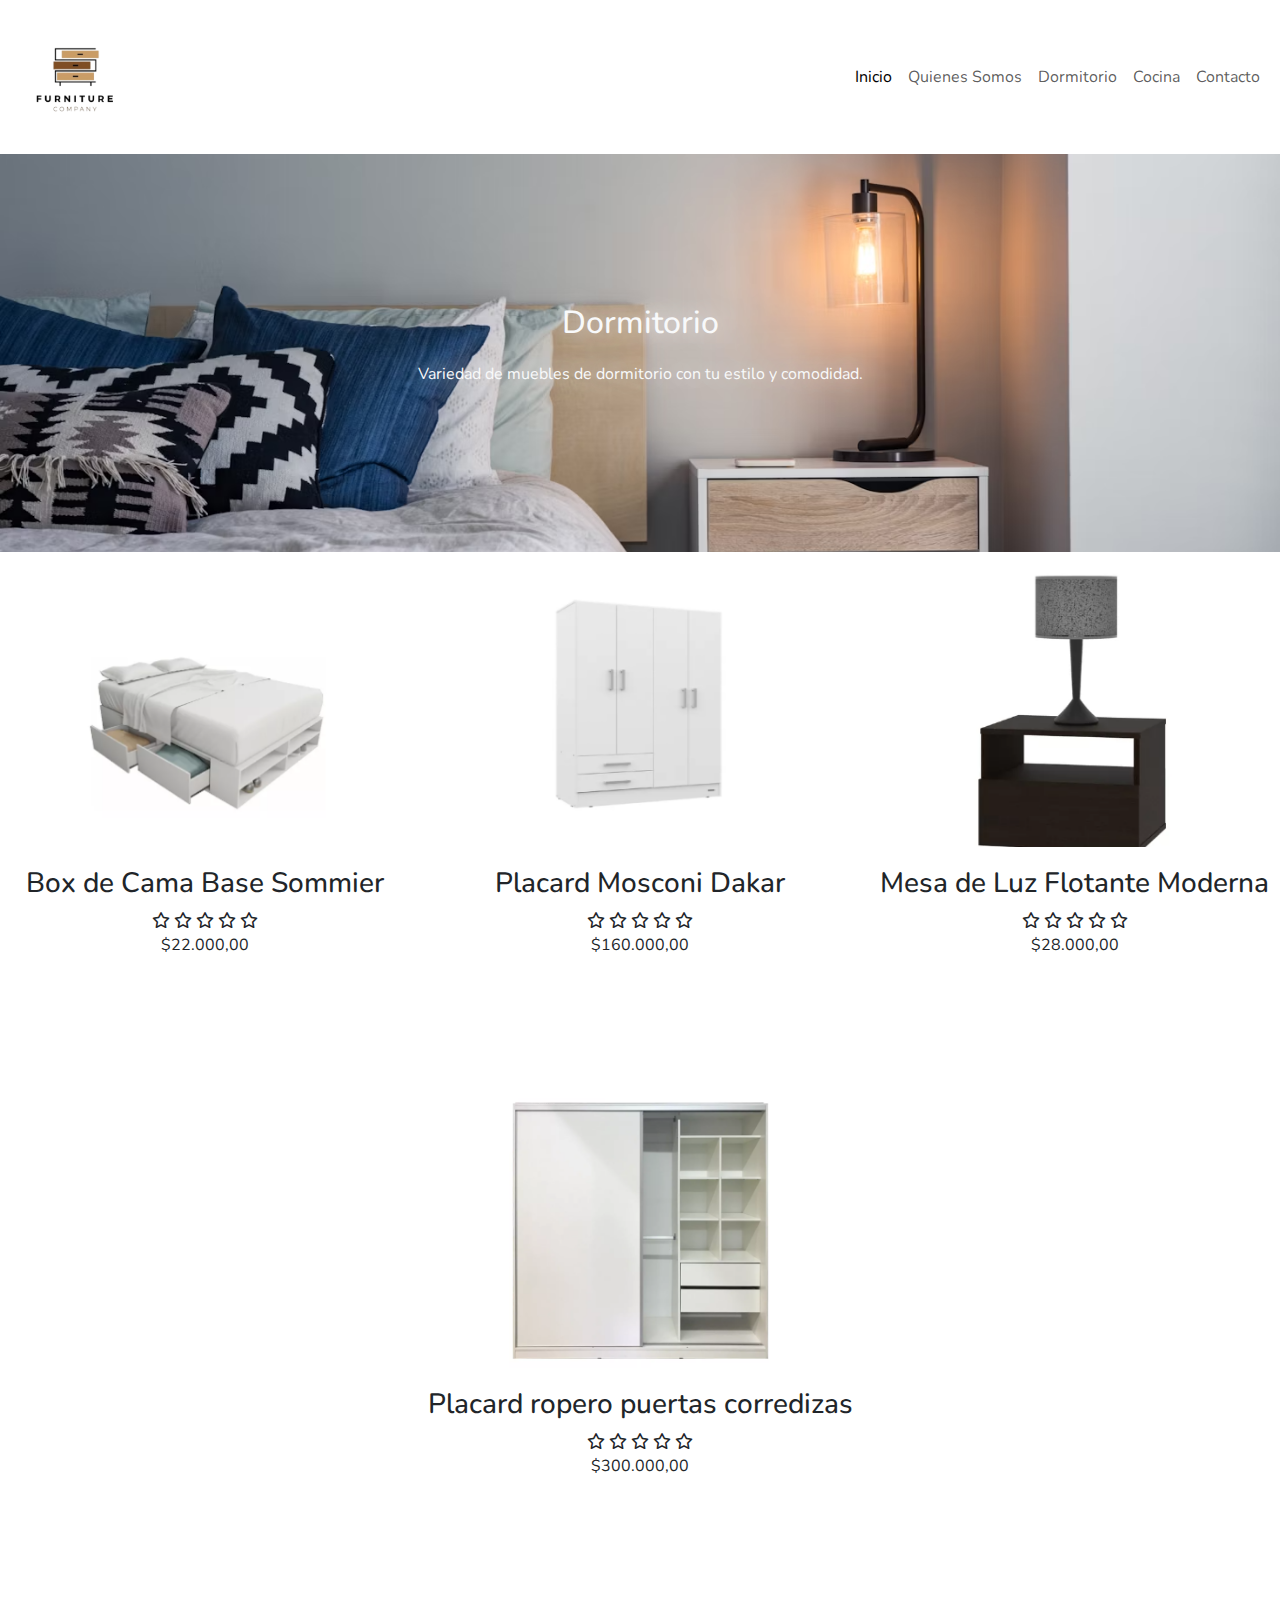
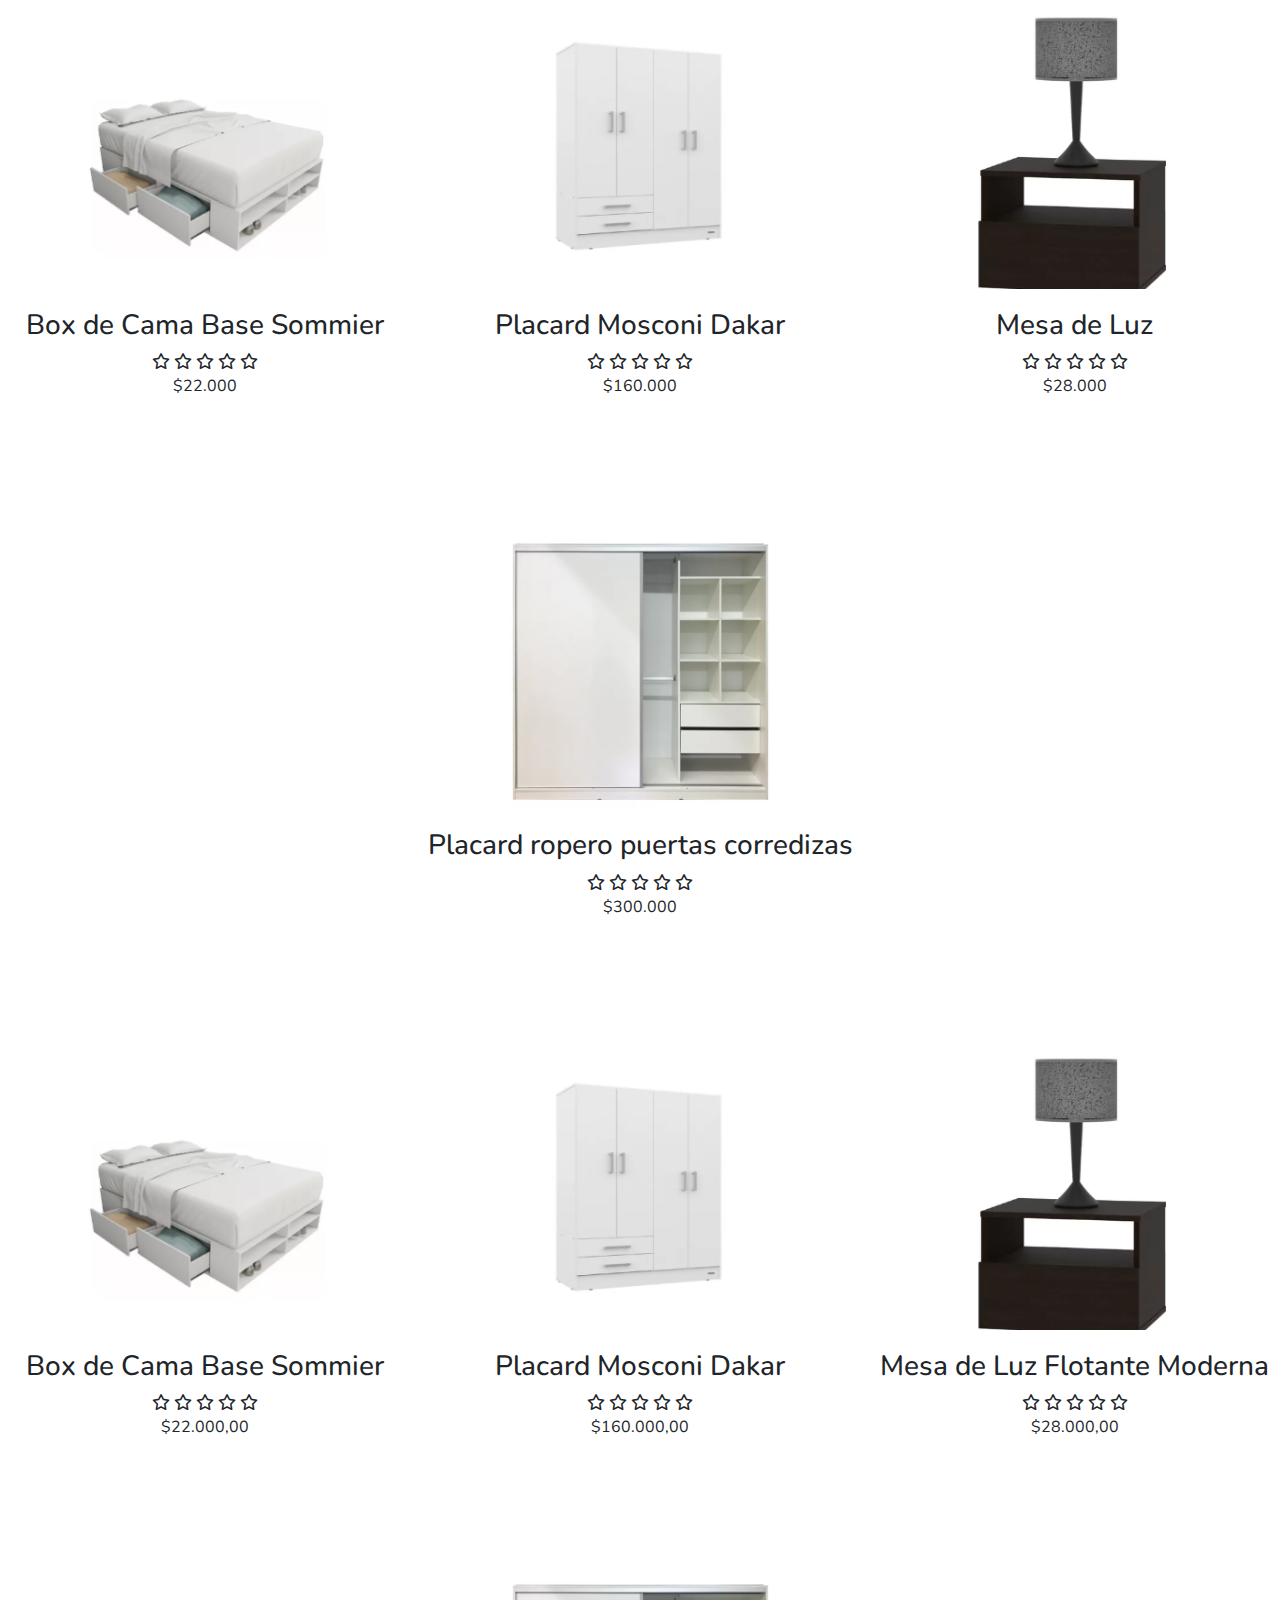
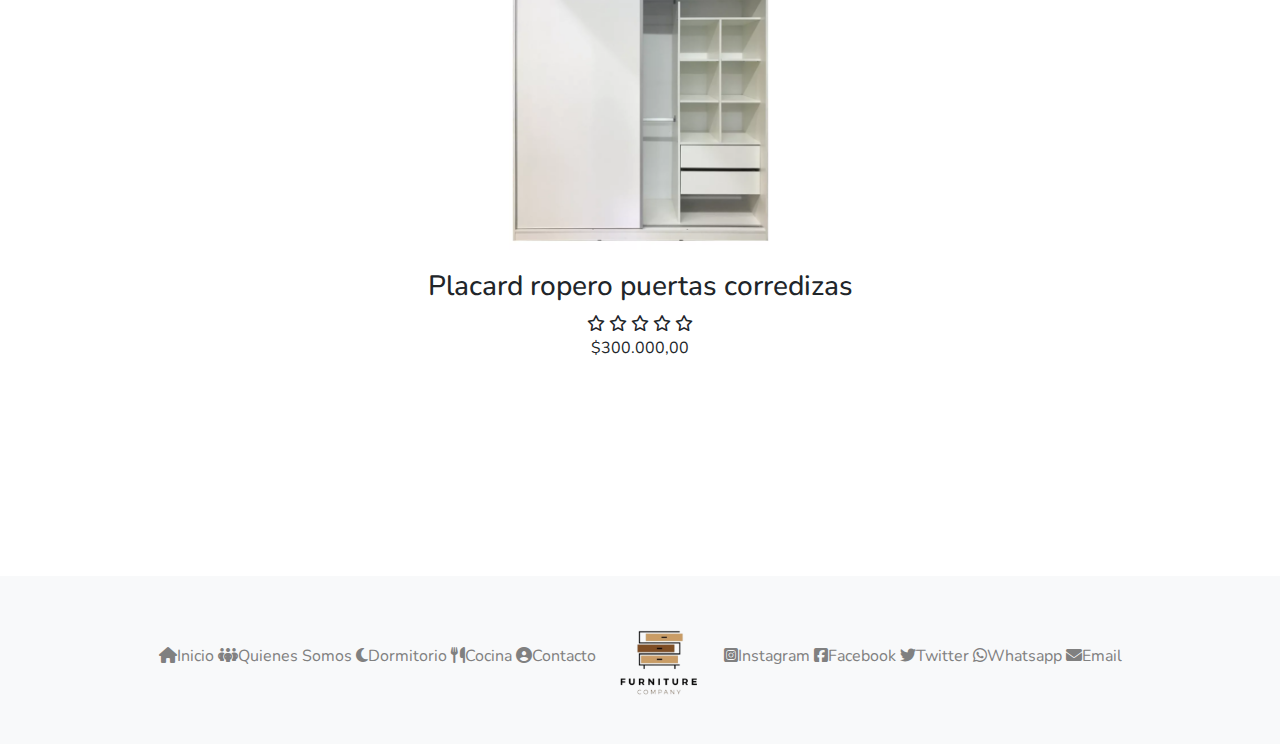
<file: paginas/dormitorio.html>
<!DOCTYPE html>
<html lang="en">
<head>
	<meta charset="UTF-8">
	<meta name="viewport" content="width=device-width, initial-scale=1.0">
	<title>Inicio - Tienda de Muebles</title>
 	<!-- Font Awesome -->
 	<link rel="stylesheet" href="https://cdnjs.cloudflare.com/ajax/libs/font-awesome/6.6.0/css/all.min.css">
 	<!-- Google Fonts -->
 	<link rel="preconnect" href="https://fonts.gstatic.com" crossorigin>
    <link href="https://fonts.googleapis.com/css2?family=Nunito:ital,wght@0,200..1000;1,200..1000&family=Roboto:ital,wght@0,100;0,300;0,400;0,500;0,700;0,900;1,100;1,300;1,400;1,500;1,700;1,900&display=swap" rel="stylesheet">
    <!-- Bootstrap -->
    <link href="https://cdn.jsdelivr.net/npm/bootstrap@5.3.3/dist/css/bootstrap.min.css" rel="stylesheet" integrity="sha384-QWTKZyjpPEjISv5WaRU9OFeRpok6YctnYmDr5pNlyT2bRjXh0JMhjY6hW+ALEwIH" crossorigin="anonymous">
	<!-- Animate.css -->
	<link rel="stylesheet"href="https://cdnjs.cloudflare.com/ajax/libs/animate.css/4.1.1/animate.min.css"/>
	<!-- CSS -->
	<link rel="stylesheet" href="../css/estilo.css">
	   <!-- SCSS -->
	   <link rel="stylesheet" href="../sass/estilo.scss">
</head>
<body>


	
	<nav class="navbar navbar-expand-lg bg-body-tertiary-white">
		<div class="container-fluid">
		<a class="navbar-brand" href="../index.html"> <img class="logo" src="../medios/logo.png" alt="Furniture Company">
	  </a>
	 
	  <button class="navbar-toggler" type="button" data-bs-toggle="collapse" data-bs-target="#navbarNavDropdown" aria-controls="navbarNavDropdown" aria-expanded="false" aria-label="Toggle navigation">
		<span class="navbar-toggler-icon"></span>
		  </button>
		  <div class="collapse navbar-collapse" id="navbarNavDropdown">
		<ul class="navbar-nav ms-auto">
	  <li class="nav-item">
		<a class="nav-link active" aria-current="page" href="../index.html">Inicio</a>
	  </li>
	  <li class="nav-item">
		<a class="nav-link" href="quienes-somos.html">Quienes Somos</a>
	  </li>
	  <li class="nav-item">
		<a class="nav-link" href="dormitorio.html">Dormitorio</a>
	  </li>
	  <li class="nav-item">
		<a class="nav-link" href="cocina.html">Cocina</a>
	  </li>
	  <li class="nav-item">
		<a class="nav-link" href="contacto.html">Contacto</a>
	  </li>

	</ul>
  </div>
</div>
</nav>
		
	
			<section class="banner-dormitorio">

				<div class="contenido-banner">

					<h2 class="encabezado-banner animate__animated animate__backInLeft">Dormitorio </h2>
					<p class="descripcion-banner animate__animated animate__backInLeft">Variedad de muebles de dormitorio con tu estilo y comodidad.</p>								
				</div>

			</section>  

			<!-- seccion productos-1 -->

			<section class="row">
				
				<div class="col">
	                <img src="../medios/box-de-cama.png" alt="Box de Cama Sommier" class="dormitorio">
	                <h3 class="titulos-productos">Box de Cama Base Sommier</h3>
	                <i class="fa-regular fa-star"></i> <i class="fa-regular fa-star"></i> <i class="fa-regular fa-star"></i> <i class="fa-regular fa-star"></i> <i class="fa-regular fa-star"></i>
	                <p>$22.000,00</p>
               </div>

            <div class="col">
                <img src="../medios/placard.png" alt="Placard" class="dormitorio">
                <h3 class="titulos-productos">Placard Mosconi Dakar</h3>
                <i class="fa-regular fa-star"></i> <i class="fa-regular fa-star"></i> <i class="fa-regular fa-star"></i> <i class="fa-regular fa-star"></i> <i class="fa-regular fa-star"></i>
                <p>$160.000,00</p>
            </div>

            <div class="col">
                <img src="../medios/mesa-de-luz.png" alt="Mesa de Luz" class="dormitorio">
                <h3 class="titulos-productos">Mesa de Luz Flotante Moderna</h3>
                <i class="fa-regular fa-star"></i> <i class="fa-regular fa-star"></i> <i class="fa-regular fa-star"></i> <i class="fa-regular fa-star"></i> <i class="fa-regular fa-star"></i>
                <p>$28.000,00</p>
            </div>

            <div class="col">
                <img src="../medios/ropero.png" alt="Ropero" class="dormitorio">
                <h3 class="titulos-productos">Placard ropero puertas corredizas</h3>
                <i class="fa-regular fa-star"></i> <i class="fa-regular fa-star"></i> <i class="fa-regular fa-star"></i> <i class="fa-regular fa-star"></i> <i class="fa-regular fa-star"></i>
                <p>$300.000,00</p>                
            </div>			
			
			</section>

			<!-- seccion productos-2 -->

			<section class="row">

				<div class="col">

					<img src="../medios/box-de-cama.png" alt="Box de cama Sommier">
					<h3 class="titulos-productos">Box de Cama Base Sommier</h3>
					<i class="fa-regular fa-star"></i> <i class="fa-regular fa-star"></i> <i class="fa-regular fa-star"></i> <i class="fa-regular fa-star"></i> <i class="fa-regular fa-star"></i>
					<p>$22.000</p>

				</div>


				<div class="col">

					<img src="../medios/placard.png" alt="Placard">
					<h3 class="titulos-productos">Placard Mosconi Dakar</h3>
					<i class="fa-regular fa-star"></i> <i class="fa-regular fa-star"></i> <i class="fa-regular fa-star"></i> <i class="fa-regular fa-star"></i> <i class="fa-regular fa-star"></i>
					<p>$160.000</p>
					
				</div>


				<div class="col">

					<img src="../medios/mesa-de-luz.png" alt="Mesa de Luz">
					<h3 class="titulos-productos">Mesa de Luz</h3>
					<i class="fa-regular fa-star"></i> <i class="fa-regular fa-star"></i> <i class="fa-regular fa-star"></i> <i class="fa-regular fa-star"></i> <i class="fa-regular fa-star"></i>
					<p>$28.000</p>
					
				</div>


				<div class="col">

					<img src="../medios/ropero.png" alt="Ropero">
					<h3 class="titulos-productos">Placard ropero puertas corredizas</h3>
					<i class="fa-regular fa-star"></i> <i class="fa-regular fa-star"></i> <i class="fa-regular fa-star"></i> <i class="fa-regular fa-star"></i> <i class="fa-regular fa-star"></i>
					<p>$300.000</p>
					
				</div>


			</section>


			<!-- seccion productos-3  -->

			<section class="row">

			<div class="col">
	            <img src="../medios/box-de-cama.png" alt="Box de Cama Sommier" class="dormitorio">
	            <h3 class="titulos-productos">Box de Cama Base Sommier</h3>
	            <i class="fa-regular fa-star"></i> <i class="fa-regular fa-star"></i> <i class="fa-regular fa-star"></i> <i class="fa-regular fa-star"></i> <i class="fa-regular fa-star"></i>
	            <p>$22.000,00</p>
        	</div>

        <div class="col">
            <img src="../medios/placard.png" alt="Placard" class="dormitorio">
            <h3 class="titulos-productos">Placard Mosconi Dakar</h3>
            <i class="fa-regular fa-star"></i> <i class="fa-regular fa-star"></i> <i class="fa-regular fa-star"></i> <i class="fa-regular fa-star"></i> <i class="fa-regular fa-star"></i>
            <p>$160.000,00</p>
        </div>

        <div class="col">
            <img src="../medios/mesa-de-luz.png" alt="Mesa de Luz" class="dormitorio">
            <h3 class="titulos-productos">Mesa de Luz Flotante Moderna</h3>
            <i class="fa-regular fa-star"></i> <i class="fa-regular fa-star"></i> <i class="fa-regular fa-star"></i> <i class="fa-regular fa-star"></i> <i class="fa-regular fa-star"></i>
            <p>$28.000,00</p>
        </div>

        <div class="col">
            <img src="../medios/ropero.png" alt="Ropero" class="dormitorio">
            <h3 class="titulos-productos">Placard ropero puertas corredizas</h3>
            <i class="fa-regular fa-star"></i> <i class="fa-regular fa-star"></i> <i class="fa-regular fa-star"></i> <i class="fa-regular fa-star"></i> <i class="fa-regular fa-star"></i>
            <p>$300.000,00</p>                
        </div>

        </section>

	

		<!-- Footer -->

		<footer class="footer mt-7">
		<div class="menu-footer mt-5 ">
			<a href="index.html"> <i class="fa-solid fa-house"></i>Inicio</a>
			<a href="quienes-somos.html"> <i class="fa-solid fa-people-group"></i>Quienes Somos</a>
			<a href="dormitorio.html"><i class="fa-solid fa-moon"></i>Dormitorio</a>
			<a href="cocina.html"><i class="fa-solid fa-utensils"></i>Cocina</a>
			<a href="contacto.html"><i class="fa-solid fa-circle-user"></i>Contacto</a>
		</div>

			<div class="logo-footer">
				<img src="../medios/logo.png" alt="logo">
			</div>

			<div class="social-footer mt-5">
				<a href="https://www.instagram.com" target="_blank"><i class="fa-brands 
					fa-square-instagram"></i>Instagram</a>
				<a href="https://www.facebook.com" target="_blank"><i class="fa-brands fa-square-facebook"></i>Facebook</a>
				<a href="https://www.x.com" target="_blank"><i class="fa-brands fa-twitter"></i>Twitter</a>
				<a href="https://www.web.whatsapp.com" target="_blank"><i class="fa-brands fa-whatsapp"></i>Whatsapp</a>
				<a href="mailto:antochambroni@hotmail.com" target="_blank"><i class="fa-solid fa-envelope"></i>Email</a>
			</div>
		</footer>


<script src="https://cdn.jsdelivr.net/npm/bootstrap@5.3.3/dist/js/bootstrap.bundle.min.js" integrity="sha384-YvpcrYf0tY3lHB60NNkmXc5s9fDVZLESaAA55NDzOxhy9GkcIdslK1eN7N6jIeHz" crossorigin="anonymous"></script>
</body>
</html>
</file>
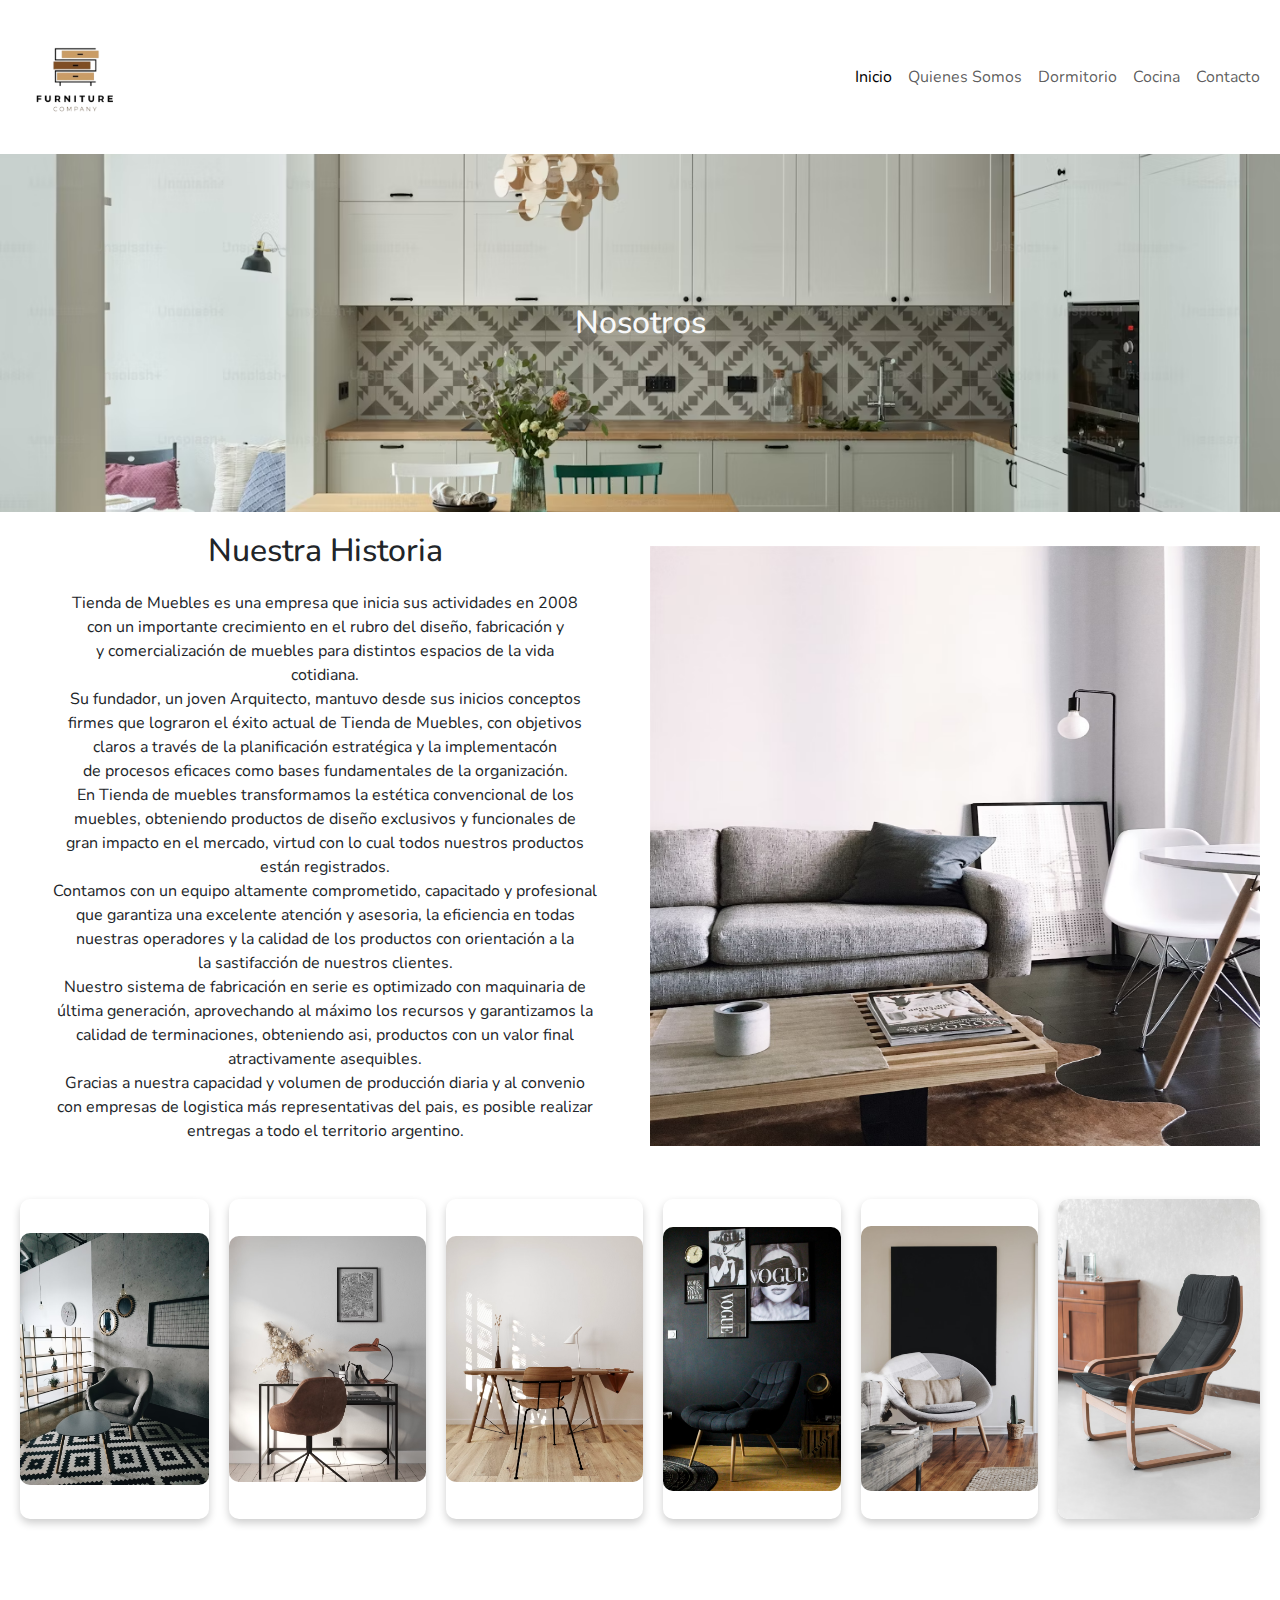
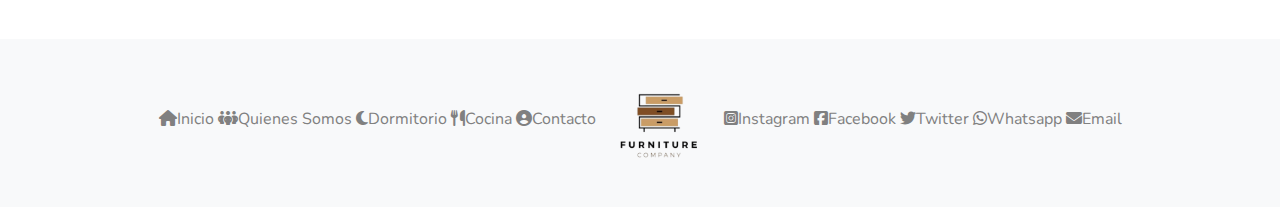
<file: paginas/quienes-somos.html>
<!DOCTYPE html>
<html lang="en">
<head>
	<meta charset="UTF-8">
	<meta name="viewport" content="width=device-width, initial-scale=1.0">
	<title>Inicio - Tienda de Muebles</title>
 	<!-- Font Awesome -->
 	<link rel="stylesheet" href="https://cdnjs.cloudflare.com/ajax/libs/font-awesome/6.6.0/css/all.min.css">
 	<!-- Google Fonts -->
 	<link rel="preconnect" href="https://fonts.gstatic.com" crossorigin>
    <link href="https://fonts.googleapis.com/css2?family=Nunito:ital,wght@0,200..1000;1,200..1000&family=Roboto:ital,wght@0,100;0,300;0,400;0,500;0,700;0,900;1,100;1,300;1,400;1,500;1,700;1,900&display=swap" rel="stylesheet">
    <!-- Bootstrap -->
     <link href="https://cdn.jsdelivr.net/npm/bootstrap@5.3.3/dist/css/bootstrap.min.css" rel="stylesheet" integrity="sha384-QWTKZyjpPEjISv5WaRU9OFeRpok6YctnYmDr5pNlyT2bRjXh0JMhjY6hW+ALEwIH" crossorigin="anonymous">
	 <!-- Animate.css -->
	<link rel="stylesheet"href="https://cdnjs.cloudflare.com/ajax/libs/animate.css/4.1.1/animate.min.css"/>	
	 <!-- CSS -->
	 <link rel="stylesheet" href="../css/estilo.css">
	   <!-- SCSS -->
	   <link rel="stylesheet" href="../sass/estilo.scss">
	</head>
<body>


	<nav class="navbar navbar-expand-lg bg-body-tertiary-white">
		<div class="container-fluid">
		<a class="navbar-brand" href="../index.html"> <img class="logo" src="../medios/logo.png" alt="Furniture Company">
	  </a>
	 
	  <button class="navbar-toggler" type="button" data-bs-toggle="collapse" data-bs-target="#navbarNavDropdown" aria-controls="navbarNavDropdown" aria-expanded="false" aria-label="Toggle navigation">
		<span class="navbar-toggler-icon"></span>
		  </button>
		  <div class="collapse navbar-collapse" id="navbarNavDropdown">
		<ul class="navbar-nav ms-auto">
	  <li class="nav-item">
		<a class="nav-link active" aria-current="page" href="../index.html">Inicio</a>
	  </li>
	  <li class="nav-item">
		<a class="nav-link" href="quienes-somos.html">Quienes Somos</a>
	  </li>
	  <li class="nav-item">
		<a class="nav-link" href="dormitorio.html">Dormitorio</a>
	  </li>
	  <li class="nav-item">
		<a class="nav-link" href="cocina.html">Cocina</a>
	  </li>
	  <li class="nav-item">
		<a class="nav-link" href="contacto.html">Contacto</a>
	  </li>

	</ul>
  </div>
</div>
</nav>

	

			<section class="banner-nosotros">

				<div class="contenido-banner">

					<h2 class="encabezado-banner animate__animated animate__backInLeft">Nosotros </h2>
									
				</div>
			</section> 

			
			<!-- Seccion Quienes Somos -->

			<section class="quienes-somos">
			
				<div class="historia">
				
					<h2 class="encabezado-quienes-somos">Nuestra Historia </h2>

					<p class="nosotros">
					 Tienda de Muebles es una empresa que inicia sus actividades en 2008  <br>
					 con un importante crecimiento en el rubro del diseño, fabricación y <br>
					 y comercialización de muebles para distintos espacios de la vida <br>
					 cotidiana.<br>
					 Su fundador, un joven Arquitecto, mantuvo desde sus inicios conceptos <br>
					 firmes que lograron el éxito actual de Tienda de Muebles, con objetivos <br>
					 claros a través de la planificación estratégica y la implementacón <br>
					 de procesos eficaces como bases fundamentales de la organización. <br>

					 En Tienda de muebles transformamos la estética convencional de los <br>
					 muebles, obteniendo productos de diseño exclusivos y funcionales de <br>
					 gran impacto en el mercado, virtud con lo cual todos nuestros productos <br>
					 están registrados.<br>

					 Contamos con un equipo altamente comprometido, capacitado y profesional <br>
					 que garantiza una excelente atención y asesoria, la eficiencia en todas <br>
					 nuestras operadores y la calidad de los productos con orientación a la <br>
					 la sastifacción de nuestros clientes.<br>

					 Nuestro sistema de fabricación en serie es optimizado con maquinaria de <br>
					 última generación, aprovechando al máximo los recursos y garantizamos la <br>
					 calidad de terminaciones, obteniendo asi, productos con un valor final <br>
					 atractivamente asequibles.<br>

					 Gracias a nuestra capacidad y volumen de producción diaria y al convenio <br>
					 con empresas de logistica más representativas del pais, es posible realizar <br>
					 entregas a todo el territorio argentino.<br> </p>
				</div>

				<div class="historia-muebles">

					<img src="../medios/minimalista.png" alt="Muebles minimalista">					

				</div>

			</section>


				<!-- Seccion catologo minimalista -->



				<section class="catalogo-minimalista">


					<div class="imagen-catalogo">

						<img src="../medios/sofa-acolchado.png" alt="Sofa Acolchado">

						</div>

					<div class="imagen-catalogo">

						<img src="../medios/silla-madera.png" alt="Silla de Madera">

						</div>

					<div class="imagen-catalogo">

						<img src="../medios/mesaysilla.png" alt="Mesa y Sillas de Madera">

						</div>

					<div class="imagen-catalogo">

						<img src="../medios/sillon-cuero.png" alt="Sillon de Cuero"> 

						</div>

					<div class="imagen-catalogo">

						<img src="../medios/silla-redonda.png" alt="Silla Redonda">

						</div>

					<div class="imagen-catalogo">

						<img src="../medios/minimal.png" alt="Minimal">

						</div>

			</section>






		<!-- Footer -->

		<footer class="footer mt-7">
		<div class="menu-footer mt-5 ">
			<a href="index.html"> <i class="fa-solid fa-house"></i>Inicio</a>
			<a href="quienes-somos.html"> <i class="fa-solid fa-people-group"></i>Quienes Somos</a>
			<a href="dormitorio.html"><i class="fa-solid fa-moon"></i>Dormitorio</a>
			<a href="cocina.html"><i class="fa-solid fa-utensils"></i>Cocina</a>
			<a href="contacto.html"><i class="fa-solid fa-circle-user"></i>Contacto</a>
		</div>

			<div class="logo-footer">
				<img src="../medios/logo.png" alt="logo">
			</div>

			<div class="social-footer mt-5">
				<a href="https://www.instagram.com" target="_blank"><i class="fa-brands 
					fa-square-instagram"></i>Instagram</a>
				<a href="https://www.facebook.com" target="_blank"><i class="fa-brands fa-square-facebook"></i>Facebook</a>
				<a href="https://www.x.com" target="_blank"><i class="fa-brands fa-twitter"></i>Twitter</a>
				<a href="https://www.web.whatsapp.com" target="_blank"><i class="fa-brands fa-whatsapp"></i>Whatsapp</a>
				<a href="mailto:antochambroni@hotmail.com" target="_blank"><i class="fa-solid fa-envelope"></i>Email</a>
			</div>
		</footer>


<script src="https://cdn.jsdelivr.net/npm/bootstrap@5.3.3/dist/js/bootstrap.bundle.min.js" integrity="sha384-YvpcrYf0tY3lHB60NNkmXc5s9fDVZLESaAA55NDzOxhy9GkcIdslK1eN7N6jIeHz" crossorigin="anonymous"></script>
</body>
</html>
</file>
<file: css/estilo.css>
@import url("https://fonts.googleapis.com/css2?family=Nunito:ital,wght@0,200..1000;1,200..1000&display=swap");
footer {
  width: 100%;
  background-color: #f8f9fa;
  padding: 20px 0;
  clear: both;
}
footer a {
  color: grey;
  text-decoration: none;
}
footer a:hover {
  color: #333;
  text-decoration: underline;
}

.banner-nosotros {
  text-align: center;
  background-size: cover;
  background-position: center;
  background-repeat: no-repeat;
  text-shadow: 1px -1px 25px;
  font-family: "Nunito", sans-serif;
  color: #f8f9fa;
  padding: 150px 0;
  background-image: url("../medios/nosotros.png");
}

.banner-dormitorio {
  text-align: center;
  background-size: cover;
  background-position: center;
  background-repeat: no-repeat;
  text-shadow: 1px -1px 25px;
  font-family: "Nunito", sans-serif;
  color: #f8f9fa;
  padding: 150px 0;
  background-image: url("../medios/muebles-dormitorio.png");
}

.banner-cocina {
  text-align: center;
  background-size: cover;
  background-position: center;
  background-repeat: no-repeat;
  text-shadow: 1px -1px 25px;
  font-family: "Nunito", sans-serif;
  color: #f8f9fa;
  padding: 150px 0;
  background-image: url("../medios/muebles-cocina.png");
}

.encabezado-minimalista, .encabezado-banner, .encabezado-quienes-somos, .encabezado-productos, .encabezado-cocina {
  text-align: center;
  font-size: 2em;
}

.encabezado-minimalista, .encabezado-banner, .encabezado-quienes-somos, .encabezado-productos, .encabezado-cocina {
  margin-bottom: 20px;
}

* {
  box-sizing: border-box;
  font-family: "Nunito", sans-serif;
}

.logo, img {
  width: 8rem;
  height: 8rem;
}

.carousel-inner img {
  width: 100%;
  height: 500px;
}

.col {
  text-align: center;
  margin-bottom: 100px;
}

.col img {
  width: 35vh;
  height: 35vh;
  margin: 0 auto;
  padding: 20px;
}

.seccion-iconos {
  display: grid;
  grid-template-columns: repeat(3, 1fr);
  grid-template-rows: repeat(2, 100px);
  justify-items: center;
  align-items: start;
  justify-content: space-between;
  align-content: space-evenly;
  text-align: center;
}

.seccion-iconos {
  margin-bottom: 100px;
}

.quienes-somos {
  display: flex;
  flex-wrap: wrap;
  justify-content: center;
  align-items: center;
  gap: 20px;
  padding: 20px;
}

.historia,
.historia-muebles {
  flex: 1 1 100%;
  text-align: center;
}

.historia-muebles img {
  width: 100%;
  height: 600px;
}

.catalogo-minimalista {
  display: grid;
  gap: 20px;
  padding: 20px;
  grid-template-columns: repeat(auto-fit, minmax(200px, 1fr));
}

.imagen-catalogo {
  display: flex;
  justify-content: center;
  align-items: center;
  overflow: hidden;
  border-radius: 10px;
  box-shadow: 0 4px 8px rgba(0, 0, 0, 0.2);
}

.imagen-catalogo img {
  width: 100%;
  height: auto;
  object-fit: cover;
  border-radius: 10px;
}

.testimonios img {
  width: 4rem;
  height: 4rem;
}

.testimonios {
  display: grid;
  grid-template-columns: repeat(3, 1fr);
  grid-template-rows: repeat(2, 100px);
  justify-items: center;
  align-items: start;
  justify-content: space-between;
  align-content: space-evenly;
  text-align: center;
}

.row .col {
  font-size: 1rem;
}

.footer {
  display: flex;
  justify-content: center;
}

.testimonios {
  margin-bottom: 100px;
}

.footer {
  margin-top: 100px;
}

contenido-banner {
  text-align: center;
}

.quienes-somos {
  display: flex;
  flex-wrap: nowrap;
  justify-content: center;
}

.historia {
  justify-content: center;
}

.catalogo-minimalista {
  display: flex;
}

.contacto {
  display: grid;
  grid-template-columns: 1fr 1fr;
  gap: 20px;
  padding: 20px;
}

.encabezado-contacto,
.encabezado-redes {
  grid-column: span 2;
  text-align: center;
  margin-bottom: 20px;
  color: #333;
}

.formulario-entrada {
  background-color: #f8f9fa;
  padding: 20px;
  border-radius: 8px;
  box-shadow: 0 2px 8px #f8f9fa;
}

.formulario-entrada label {
  display: block;
  margin-bottom: 5px;
  font-weight: bold;
}

.formulario-entrada input,
.formulario-entrada textarea {
  width: 100%;
  padding: 10px;
  margin-bottom: 15px;
  border: 1px solid grey;
  border-radius: 4px;
}

.formulario-entrada .button {
  background-color: #f8f9fa;
  color: rgba(165, 42, 42, 0.603);
  border: none;
  padding: 10px 15px;
  border-radius: 4px;
  cursor: pointer;
}

.formulario-entrada .button:hover {
  background-color: rgba(165, 42, 42, 0.603);
}

.redes-sociales-contacto {
  background-color: #f8f9fa;
  padding: 20px;
  border-radius: 8px;
  box-shadow: 0 2px 8px #f8f9fa;
}

.redes-sociales-contacto .descripcion {
  margin-bottom: 15px;
}

.redes {
  line-height: 1.5;
}

.redes i {
  margin-right: 8px;
  color: rgba(165, 42, 42, 0.603);
}

.google-maps {
  width: 100%;
  margin: 20px 0;
}

.google-maps iframe {
  width: 100%;
  height: 400px;
  border: 0;
}

@media (max-width: 768px) {
  .quienes-somos,
  .catalogo-minimalista {
    flex-direction: column;
  }
  .imagen-catalogo {
    max-width: 100%;
  }
  .banner-nosotros {
    text-align: center;
    padding: 50px 20px;
  }
  .encabezado-banner {
    margin: 0;
  }
  .quienes-somos {
    display: flex;
    flex-direction: column;
    align-items: center;
    padding: 20px;
  }
  .historia {
    max-width: 600px;
    text-align: center;
    margin: 20px 0;
  }
  .historia-muebles {
    margin: 20px 0;
  }
  .encabezado-minimalista {
    margin: 40px 0;
  }
  .catalogo-minimalista {
    display: flex;
    flex-wrap: wrap;
    justify-content: center;
  }
  .imagen-catalogo {
    margin: 10px;
  }
  .contacto {
    padding: 20px;
  }
  .encabezado-contacto {
    text-align: center;
    margin: 20px 0;
  }
  .formulario-entrada {
    display: flex;
    flex-direction: column;
    align-items: center;
  }
  .formulario-entrada label {
    margin: 10px 0 5px;
  }
  .formulario-entrada input,
  .formulario-entrada textarea {
    width: 100%;
    max-width: 400px;
    padding: 10px;
    margin-bottom: 20px;
  }
  .button {
    background-color: rgba(165, 42, 42, 0.603);
    color: #f8f9fa;
    border: none;
    padding: 10px 20px;
    cursor: pointer;
  }
  .redes-sociales-contacto {
    text-align: center;
    margin: 20px 0;
  }
  .descripcion {
    margin: 10px 0;
  }
  .redes {
    margin: 10px 0;
  }
  .google-maps {
    margin: 20px 0;
  }
  .contacto {
    display: flex;
    flex-direction: column;
    align-items: center;
  }
}

/*# sourceMappingURL=estilo.css.map */
</file>
